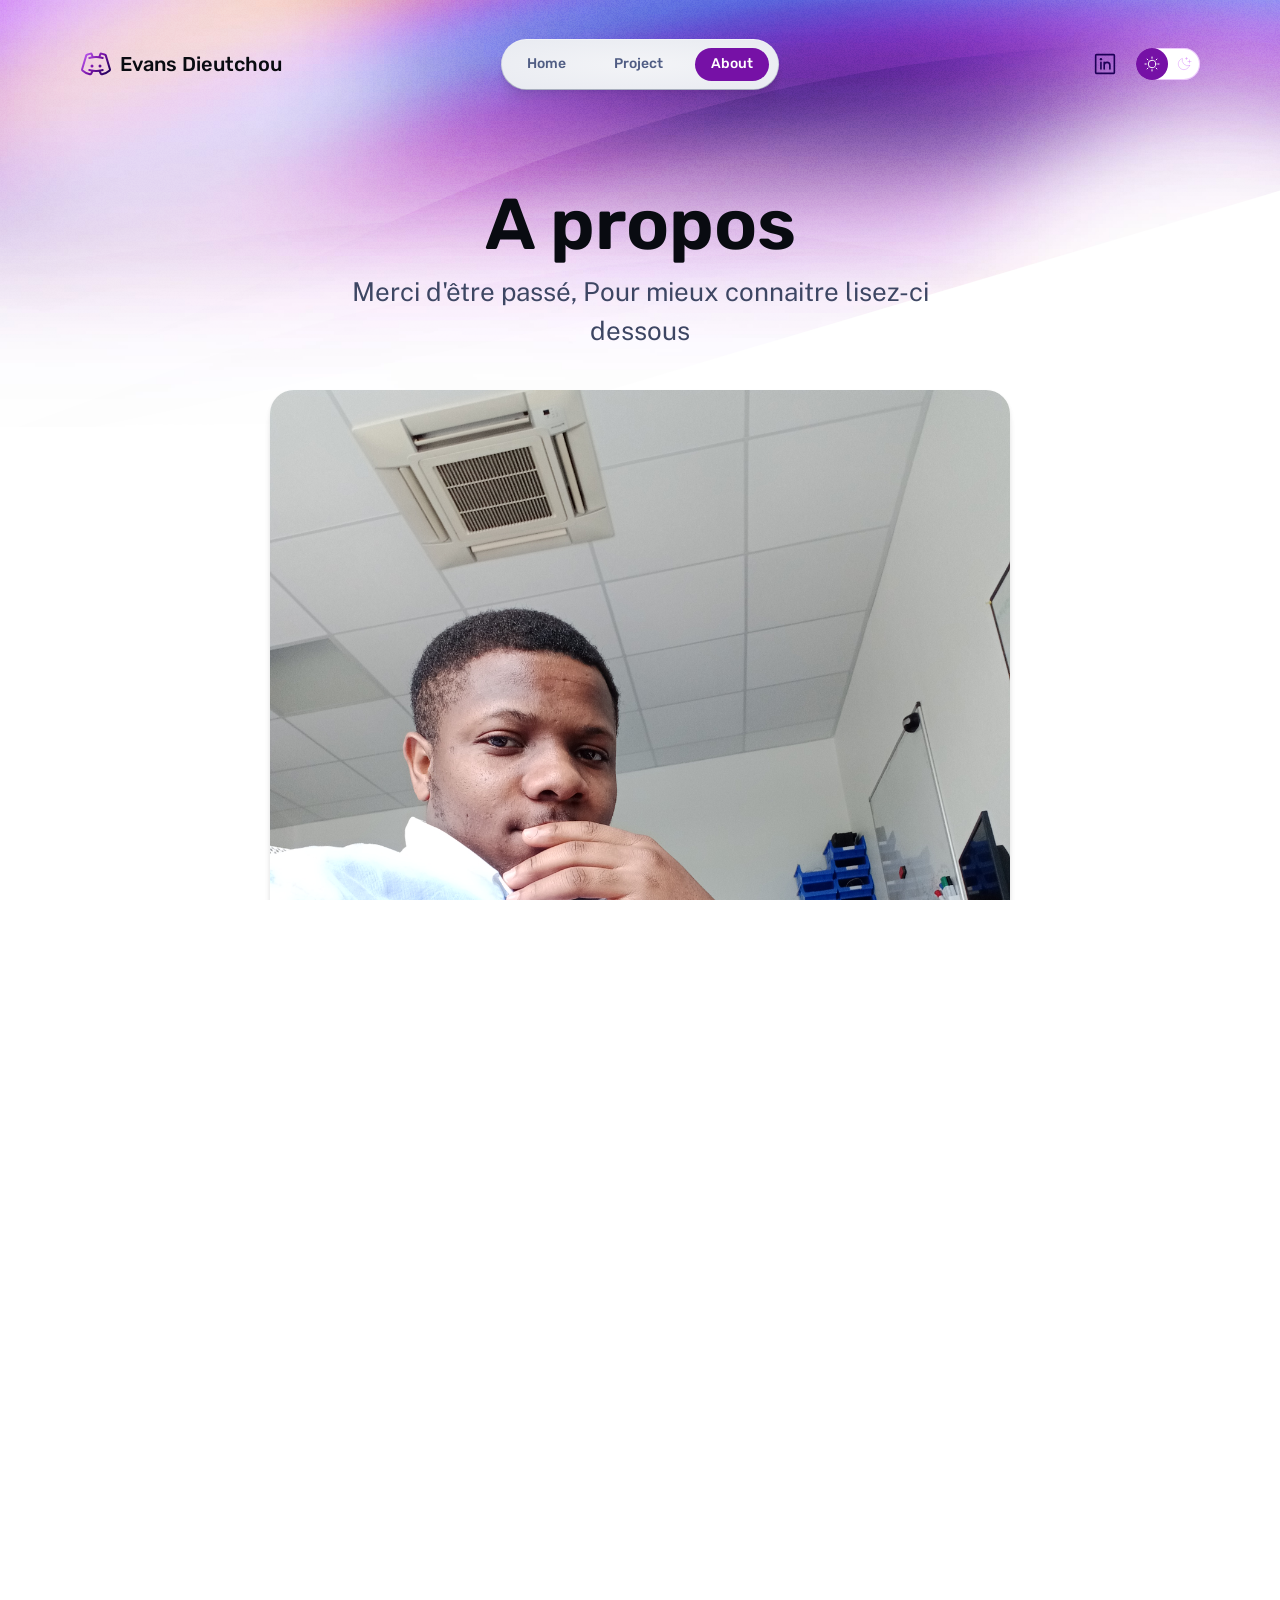
<file: about/index.html>
<!DOCTYPE html>
<html lang="en" class="astro-37FXCHFA">

<head>
	<meta charset="UTF-8">
	<meta name="description" property="og:description" content="The personal site of Jordan">
	<meta name="viewport" content="width=device-width">
	<meta name="generator" content="Astro v2.3.0">
	<title>A propos | Evans</title>

	<link rel="icon" type="image/svg+xml" href="../favicon.svg">
	<link rel="preconnect" href="https://fonts.googleapis.com">
	<link rel="preconnect" href="https://fonts.gstatic.com" crossorigin>
	<link
		href="https://fonts.googleapis.com/css2?family=Public+Sans:ital,wght@0,400;0,700;1,400&family=Rubik:wght@500;600&display=swap"
		rel="stylesheet">

	<script>
		// This code is inlined in the head to make dark mode instant & blocking.
		const getThemePreference = () => {
			if (typeof localStorage !== 'undefined' && localStorage.getItem('theme')) {
				return localStorage.getItem('theme');
			}
			return window.matchMedia('(prefers-color-scheme: dark)').matches ? 'dark' : 'light';
		};
		const isDark = getThemePreference() === 'dark';
		document.documentElement.classList[isDark ? 'add' : 'remove']('theme-dark');

		if (typeof localStorage !== 'undefined') {
			// Watch the document element and persist user preference when it changes.
			const observer = new MutationObserver(() => {
				const isDark = document.documentElement.classList.contains('theme-dark');
				localStorage.setItem('theme', isDark ? 'dark' : 'light');
			});
			observer.observe(document.documentElement, { attributes: true, attributeFilter: ['class'] });
		}
	</script>
	<link rel="stylesheet" href="../css/404.8e7ccd6e.css" />
	<link rel="stylesheet" href="../css/about.8c3abb9f.css" />
	<link rel="stylesheet" href="../css/about.d728e3a7.css" />
	<link rel="stylesheet" href="../css/about.93ec11f1.css" />
	<script type="module">addEventListener("load", () => document.documentElement.classList.add("loaded")); class i extends HTMLElement { constructor() { super(), this.appendChild(this.querySelector("template").content.cloneNode(!0)); const e = this.querySelector("button"), t = document.getElementById("menu-content"); t.hidden = !0; const n = s => { e.setAttribute("aria-expanded", s ? "true" : "false"), t.hidden = !s }; e.addEventListener("click", () => n(t.hidden)); const d = s => { n(s.matches), e.hidden = s.matches }, c = window.matchMedia("(min-width: 50em)"); d(c), c.addEventListener("change", d) } } customElements.define("menu-button", i); class r extends HTMLElement { constructor() { super(); const e = this.querySelector("button"), t = n => { document.documentElement.classList[n ? "add" : "remove"]("theme-dark"), e.setAttribute("aria-pressed", String(n)) }; e.addEventListener("click", () => t(!this.isDark())), t(this.isDark()) } isDark() { return document.documentElement.classList.contains("theme-dark") } } customElements.define("theme-toggle", r);
	</script>
</head>

<body class="astro-37FXCHFA">
	<div class="stack backgrounds astro-37FXCHFA">
		<nav class="astro-DMQPWCEC">
			<div class="menu-header astro-DMQPWCEC">
				<a href="../index.html" class="site-title astro-DMQPWCEC">
					<svg xmlns="http://www.w3.org/2000/svg" width="40" height="40" viewBox="0 0 256 256"
						aria-hidden="true" stroke="url(#icon-gradient-10c3b6cw)" fill="url(#icon-gradient-10c3b6cw)"
						style="--size:1.6em" class="astro-PATNJMLL">
						<g class="astro-PATNJMLL">
							<circle stroke="none" cx="96" cy="144" r="12" />
							<circle stroke="none" cx="160" cy="144" r="12" />
							<path fill="none" stroke-linecap="round" stroke-linejoin="round" stroke-width="16"
								d="M74 80a175 175 0 0 1 54-8 175 175 0 0 1 54 8m0 96a175 175 0 0 1-54 8 175 175 0 0 1-54-8" />
							<path fill="none" stroke-linecap="round" stroke-linejoin="round" stroke-width="16"
								d="m155 182 12 24a8 8 0 0 0 9 4c25-6 46-16 61-30a8 8 0 0 0 3-8L206 59a8 8 0 0 0-5-5 176 176 0 0 0-30-9 8 8 0 0 0-9 5l-8 24m-53 108-12 24a8 8 0 0 1-9 4c-25-6-46-16-61-30a8 8 0 0 1-3-8L50 59a8 8 0 0 1 5-5 176 176 0 0 1 30-9 8 8 0 0 1 9 5l8 24" />
						</g>
						<linearGradient id="icon-gradient-10c3b6cw" x1="23" x2="235" y1="43" y2="202"
							gradientUnits="userSpaceOnUse" class="astro-PATNJMLL">
							<stop stop-color="var(--gradient-stop-1)" class="astro-PATNJMLL"></stop>
							<stop offset=".5" stop-color="var(--gradient-stop-2)" class="astro-PATNJMLL"></stop>
							<stop offset="1" stop-color="var(--gradient-stop-3)" class="astro-PATNJMLL"></stop>
						</linearGradient>
					</svg>
					Evans Dieutchou
				</a>
				<menu-button class="astro-DMQPWCEC">
					<template class="astro-DMQPWCEC">
						<button class="menu-button astro-DMQPWCEC" aria-expanded="false">
							<span class="sr-only astro-DMQPWCEC">Menu</span>
							<svg xmlns="http://www.w3.org/2000/svg" width="40" height="40" viewBox="0 0 256 256"
								aria-hidden="true" stroke="currentcolor" fill="currentcolor" class="astro-PATNJMLL">
								<g class="astro-PATNJMLL">
									<path stroke-linecap="round" stroke-linejoin="round" stroke-width="16"
										d="M40 128h176M40 64h176M40 192h176" />
								</g>

							</svg>
						</button>
					</template>
				</menu-button>
			</div>
			<div id="menu-content" class="astro-DMQPWCEC">
				<ul class="nav-items astro-DMQPWCEC">
					<li class="astro-DMQPWCEC">
						<a class="link astro-DMQPWCEC" href="../index.html">
							Home
						</a>
					</li>
					<li class="astro-DMQPWCEC">
						<a aria-current="true" class="link astro-DMQPWCEC" href="../work/index.html">
							Project
						</a>
					</li>
					<li class="astro-DMQPWCEC">
						<a class="link active astro-DMQPWCEC" href="../about/index.html">
							About
						</a>
					</li>
				</ul>
				<div class="menu-footer astro-DMQPWCEC">
					<div class="socials astro-DMQPWCEC">
						<a href="https://www.linkedin.com/public-profile/settings" class="social astro-DMQPWCEC">
							<span class="sr-only astro-DMQPWCEC">Twitter</span>
							<svg xmlns="http://www.w3.org/2000/svg" width="40" height="40" viewBox="0 0 256 256"
								aria-hidden="true" stroke="currentcolor" fill="currentcolor" class="astro-PATNJMLL">
								<g class="astro-PATNJMLL">
									<rect width="184" height="184" x="36" y="36" fill="none" stroke-linecap="round"
										stroke-linejoin="round" stroke-width="16" rx="8" />
									<path fill="none" stroke-linecap="round" stroke-linejoin="round" stroke-width="16"
										d="M120 112v64m-32-64v64m32-36a28 28 0 0 1 56 0v36" />
									<circle stroke="none" cx="88" cy="80" r="12" />
								</g>

							</svg>
						</a>
					</div>

					<div class="theme-toggle astro-DMQPWCEC">
						<theme-toggle class="astro-X3PJSKD3">
							<button class="astro-X3PJSKD3">
								<span class="sr-only astro-X3PJSKD3">Dark theme</span>
								<span class="icon light astro-X3PJSKD3"><svg xmlns="http://www.w3.org/2000/svg"
										width="40" height="40" viewBox="0 0 256 256" aria-hidden="true"
										stroke="currentcolor" fill="currentcolor" class="astro-PATNJMLL">
										<g class="astro-PATNJMLL">
											<circle cx="128" cy="128" r="60" fill="none" stroke-linecap="round"
												stroke-linejoin="round" stroke-width="16" />
											<path fill="none" stroke-linecap="round" stroke-linejoin="round"
												stroke-width="16"
												d="M128 36V16M63 63 49 49m-13 79H16m47 65-14 14m79 13v20m65-47 14 14m13-79h20m-47-65 14-14" />
										</g>

									</svg></span>
								<span class="icon dark astro-X3PJSKD3"><svg xmlns="http://www.w3.org/2000/svg"
										width="40" height="40" viewBox="0 0 256 256" aria-hidden="true"
										stroke="currentcolor" fill="currentcolor" class="astro-PATNJMLL">
										<g class="astro-PATNJMLL">
											<path fill="none" stroke-linecap="round" stroke-linejoin="round"
												stroke-width="16"
												d="M216 112V64m24 24h-48m-24-64v32m16-16h-32m65 113A92 92 0 0 1 103 39h0a92 92 0 1 0 114 114Z" />
										</g>

									</svg></span>
							</button>
						</theme-toggle>
					</div>
				</div>
			</div>
		</nav>

		<div class="stack gap-20 astro-KH7BTL4R">
			<main class="wrapper about astro-KH7BTL4R">
				<header class="hero stack gap-4 center astro-BBE6DXRZ">
					<div class="stack gap-2 astro-BBE6DXRZ">
						<h1 class="title astro-BBE6DXRZ">A propos</h1>
						<p class="tagline astro-BBE6DXRZ">Merci d&#39;être passé, Pour mieux connaitre lisez-ci dessous
						</p>
					</div>

					<img width="1053" height="773" src="../images/portrait_V.jpg" class="astro-KH7BTL4R">

				</header>

				<section class="astro-KH7BTL4R">
					<h2 class="section-title astro-KH7BTL4R">Résumé</h2>
					<div class="content astro-KH7BTL4R">
						<p class="astro-KH7BTL4R">
							Actuellement Etudiant  en ingénierie
							informatique Bac+4, Passionnée par l'innovation et la
							technologie, j'aime les défis et je recherche une
							entreprise dans laquelle je pourrai relever des
							challenges au quotidien.
						</p>
						<p class="astro-KH7BTL4R">
							Je suis a la recherche d'une alternance en developpement FullStack
							pour le compte de ma première année de master en ingénierie, pour un durée de 1 an
							a partir de septembre 2024.
						</p>
						<p class="astro-KH7BTL4R">
							 j'ai accumulé pas mal d'experience dans la réalistion de mes projets personnels
							et de mes stages effectués en developpement au cours de ces dernières années. Je suis une personne rigoureuse curieuse possedant
							 une bonne gestion du stress, une adaptation assez rapide, je pense donc pouvoir etre une Canditate
							idéale pour toute structure avec laquelle j'aurai a travailler.
						</p>
						<p class="astro-KH7BTL4R">
							Je suis mobile partout en France, et disponible pour tout entretient visant le poste.
						</p>
					</div>
				</section>
				<section class="astro-KH7BTL4R">
					<h2 class="section-title astro-KH7BTL4R">Education</h2>
					<div class="content astro-KH7BTL4R">
						<p class="astro-KH7BTL4R">Je suis en cursus d'ingenieur au sein du groupe 3IL a Limoges, en
							France.
						</p>
					</div>
				</section>
				<section class="astro-KH7BTL4R">
					<h2 class="section-title astro-KH7BTL4R">Compétences</h2>
					<div class="content astro-KH7BTL4R">
						<p class="astro-KH7BTL4R">
							Développement java, developpement web, administration et gestion des réseaux et systèmes,
							administration et gestion des données (Base de données), Maitrise de plusieurs languages
							de programmation tels : Php, javaScript, Python , C, Html, Css ,Java .
							<br class="astro-KH7BTL4R">Maitrise de framWorks tels : Angular , React , Spring
							javaFX, JFOX
						</p>
						<p class="astro-KH7BTL4R">
							Gestion de projets : SCRUM Master, plannification de projets avec MS project.
							<br class="astro-KH7BTL4R">Developpement en agile (devOps) : maitrise de base de l'outil
							Git
						</p>
						<p class="astro-KH7BTL4R">
							Implémentations des réseaux TCP/IP, maitrise des protocoles de routage, administration des
							systemes
							Windows, Linux, maitrise des outils de virtualisation.
						</p>
					</div>
				</section>
			</main>

			<aside class="astro-RCDZUQ3A">
				<h2 class="astro-RCDZUQ3A">Intéressé par mon profil ?</h2>
				<a href="mailto:evansdieutchou@gmail.com" class="astro-BALV45LP">
					envoyer un message
					<svg xmlns="http://www.w3.org/2000/svg" width="40" height="40" viewBox="0 0 256 256"
						aria-hidden="true" stroke="currentcolor" fill="currentcolor" style="--size:1.2em"
						class="astro-PATNJMLL">
						<g class="astro-PATNJMLL">
							<path fill="none" stroke-linecap="round" stroke-linejoin="round" stroke-width="16"
								d="M210.3 35.9 23.9 88.4a8 8 0 0 0-1.2 15l85.6 40.5a7.8 7.8 0 0 1 3.8 3.8l40.5 85.6a8 8 0 0 0 15-1.2l52.5-186.4a7.9 7.9 0 0 0-9.8-9.8Zm-99.4 109.2 45.2-45.2" />
						</g>

					</svg>
				</a>

			</aside>
		</div>

		<footer class="astro-SZ7XMLTE">
			<div class="group astro-SZ7XMLTE">
				<p class="astro-SZ7XMLTE">
					Designed & Developed in France with <a href="https://astro.build/" class="astro-SZ7XMLTE">Astro</a>
					<svg xmlns="http://www.w3.org/2000/svg" width="40" height="40" viewBox="0 0 256 256"
						aria-hidden="true" stroke="currentcolor" fill="currentcolor" style="--size:1.2em"
						class="astro-PATNJMLL">
						<g class="astro-PATNJMLL">
							<path fill="none" stroke-linecap="round" stroke-linejoin="round" stroke-width="16"
								d="M94.1 184.6c-11.4 33.9-56.6 33.9-56.6 33.9s0-45.2 33.9-56.6m124.5-56.5L128 173.3 82.7 128l67.9-67.9C176.3 34.4 202 34.7 213 36.3a7.8 7.8 0 0 1 6.7 6.7c1.6 11 1.9 36.7-23.8 62.4Z" />
							<path fill="none" stroke-linecap="round" stroke-linejoin="round" stroke-width="16"
								d="M184.6 116.7v64.6a8 8 0 0 1-2.4 5.6l-32.3 32.4a8 8 0 0 1-13.5-4.1l-8.4-41.9m11.3-101.9H74.7a8 8 0 0 0-5.6 2.4l-32.4 32.3a8 8 0 0 0 4.1 13.5l41.9 8.4" />
						</g>

					</svg>
				</p>
				<p class="astro-SZ7XMLTE">&copy; 2024 Evans DIEUTCHOU</p>
			</div>
			<p class="socials astro-SZ7XMLTE">
				<a href="https://www.linkedin.com/public-profile/settings" class="astro-SZ7XMLTE"> Linkedin</a>
				
			</p>
		</footer>
	</div>




</body>

</html>
</file>
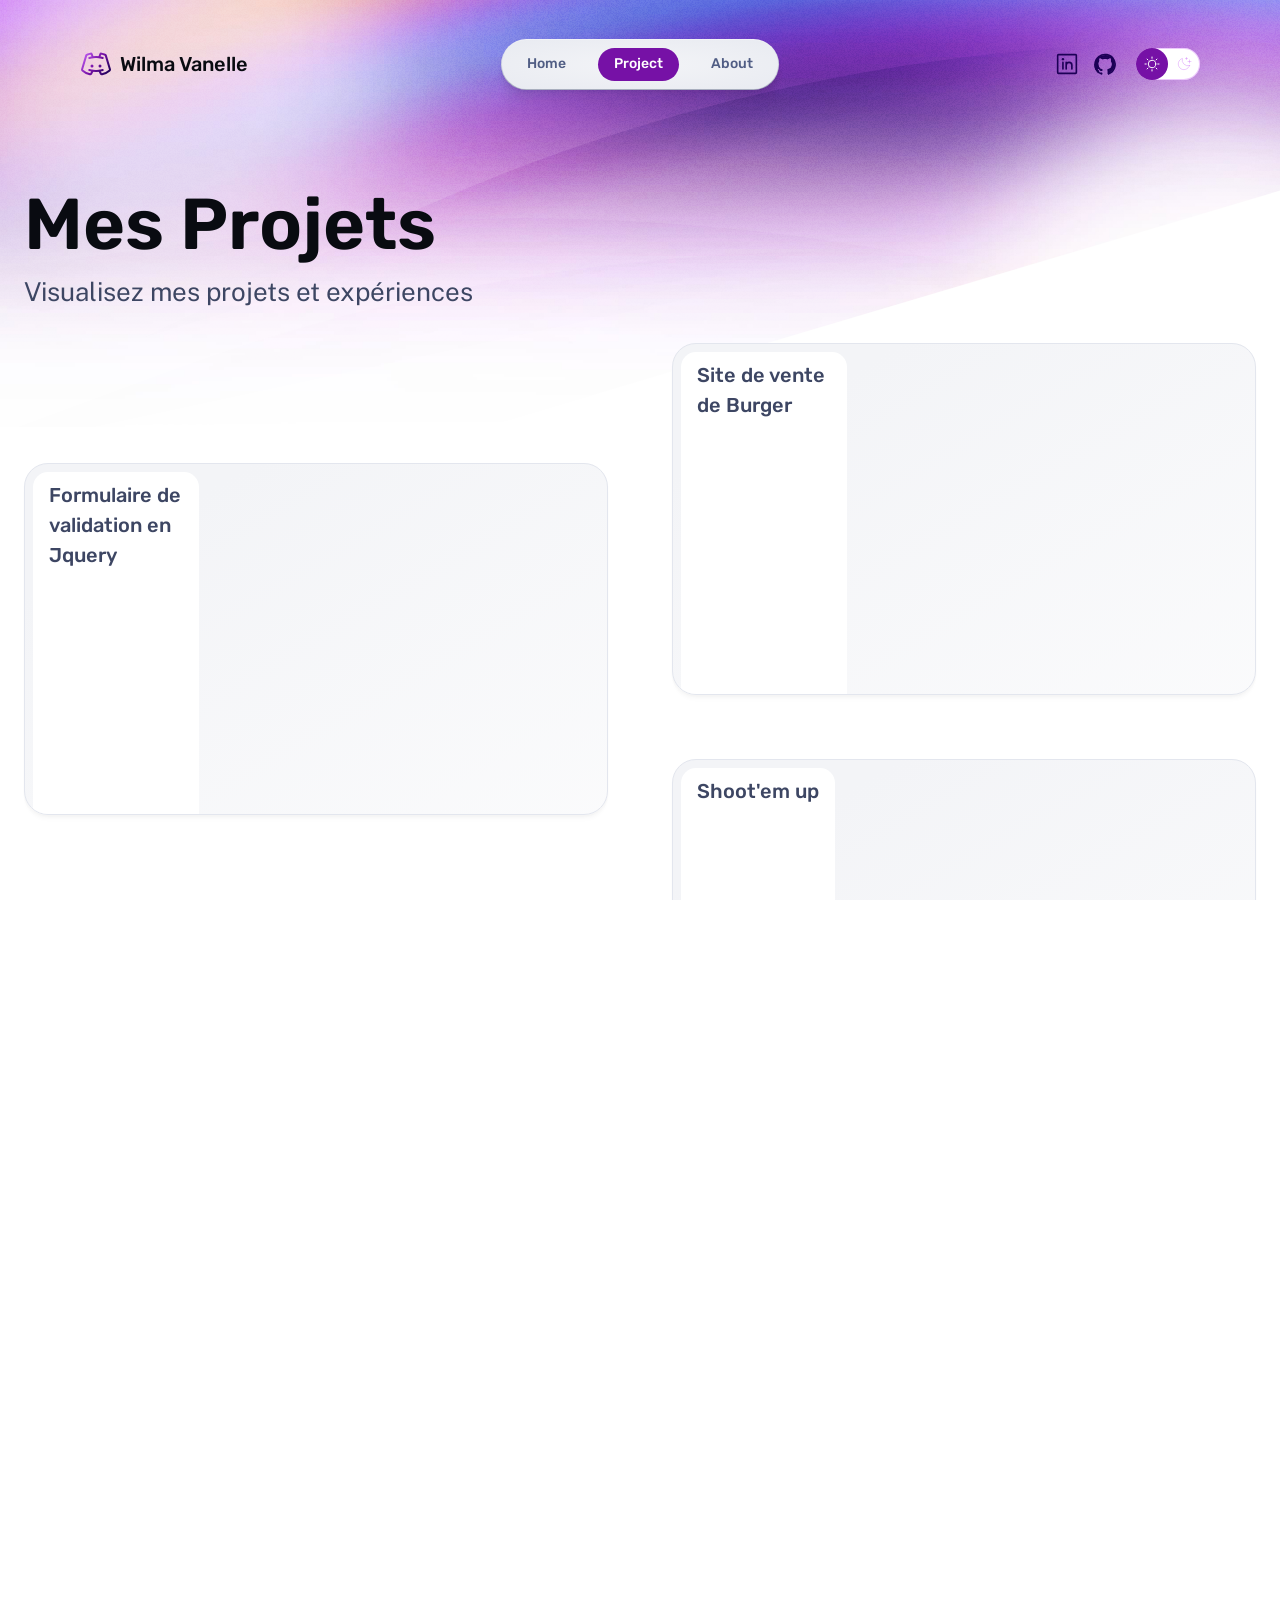
<file: work/index.html>
<!DOCTYPE html>
<html lang="en" class="astro-37FXCHFA">

<head>
	<meta charset="UTF-8">
	<meta name="description" property="og:description" content="Connaitre au mieu mes projets">
	<meta name="viewport" content="width=device-width">
	<meta name="generator" content="Astro v2.3.0">
	<title>Mes projets | Evans</title>

	<link rel="icon" type="image/svg+xml" href="../favicon.svg">
	<link rel="preconnect" href="https://fonts.googleapis.com">
	<link rel="preconnect" href="https://fonts.gstatic.com" crossorigin>
	<link
		href="https://fonts.googleapis.com/css2?family=Public+Sans:ital,wght@0,400;0,700;1,400&family=Rubik:wght@500;600&display=swap"
		rel="stylesheet">

	<script>
		// This code is inlined in the head to make dark mode instant & blocking.
		const getThemePreference = () => {
			if (typeof localStorage !== 'undefined' && localStorage.getItem('theme')) {
				return localStorage.getItem('theme');
			}
			return window.matchMedia('(prefers-color-scheme: dark)').matches ? 'dark' : 'light';
		};
		const isDark = getThemePreference() === 'dark';
		document.documentElement.classList[isDark ? 'add' : 'remove']('theme-dark');

		if (typeof localStorage !== 'undefined') {
			// Watch the document element and persist user preference when it changes.
			const observer = new MutationObserver(() => {
				const isDark = document.documentElement.classList.contains('theme-dark');
				localStorage.setItem('theme', isDark ? 'dark' : 'light');
			});
			observer.observe(document.documentElement, { attributes: true, attributeFilter: ['class'] });
		}
	</script>
	<link rel="stylesheet" href="../css/404.8e7ccd6e.css" />
	<link rel="stylesheet" href="../css/about.8c3abb9f.css" />
	<link rel="stylesheet" href="../css/index.95ab5b83.css" />
	<link rel="stylesheet" href="../css/about.93ec11f1.css" />
	<script type="module">addEventListener("load", () => document.documentElement.classList.add("loaded")); class i extends HTMLElement { constructor() { super(), this.appendChild(this.querySelector("template").content.cloneNode(!0)); const e = this.querySelector("button"), t = document.getElementById("menu-content"); t.hidden = !0; const n = s => { e.setAttribute("aria-expanded", s ? "true" : "false"), t.hidden = !s }; e.addEventListener("click", () => n(t.hidden)); const d = s => { n(s.matches), e.hidden = s.matches }, c = window.matchMedia("(min-width: 50em)"); d(c), c.addEventListener("change", d) } } customElements.define("menu-button", i); class r extends HTMLElement { constructor() { super(); const e = this.querySelector("button"), t = n => { document.documentElement.classList[n ? "add" : "remove"]("theme-dark"), e.setAttribute("aria-pressed", String(n)) }; e.addEventListener("click", () => t(!this.isDark())), t(this.isDark()) } isDark() { return document.documentElement.classList.contains("theme-dark") } } customElements.define("theme-toggle", r);
	</script>
</head>

<body class="astro-37FXCHFA">
	<div class="stack backgrounds astro-37FXCHFA">
		<nav class="astro-DMQPWCEC">
			<div class="menu-header astro-DMQPWCEC">
				<a href="../index.html" class="site-title astro-DMQPWCEC">
					<svg xmlns="http://www.w3.org/2000/svg" width="40" height="40" viewBox="0 0 256 256"
						aria-hidden="true" stroke="url(#icon-gradient-10c3b6cw)" fill="url(#icon-gradient-10c3b6cw)"
						style="--size:1.6em" class="astro-PATNJMLL">
						<g class="astro-PATNJMLL">
							<circle stroke="none" cx="96" cy="144" r="12" />
							<circle stroke="none" cx="160" cy="144" r="12" />
							<path fill="none" stroke-linecap="round" stroke-linejoin="round" stroke-width="16"
								d="M74 80a175 175 0 0 1 54-8 175 175 0 0 1 54 8m0 96a175 175 0 0 1-54 8 175 175 0 0 1-54-8" />
							<path fill="none" stroke-linecap="round" stroke-linejoin="round" stroke-width="16"
								d="m155 182 12 24a8 8 0 0 0 9 4c25-6 46-16 61-30a8 8 0 0 0 3-8L206 59a8 8 0 0 0-5-5 176 176 0 0 0-30-9 8 8 0 0 0-9 5l-8 24m-53 108-12 24a8 8 0 0 1-9 4c-25-6-46-16-61-30a8 8 0 0 1-3-8L50 59a8 8 0 0 1 5-5 176 176 0 0 1 30-9 8 8 0 0 1 9 5l8 24" />
						</g>
						<linearGradient id="icon-gradient-10c3b6cw" x1="23" x2="235" y1="43" y2="202"
							gradientUnits="userSpaceOnUse" class="astro-PATNJMLL">
							<stop stop-color="var(--gradient-stop-1)" class="astro-PATNJMLL"></stop>
							<stop offset=".5" stop-color="var(--gradient-stop-2)" class="astro-PATNJMLL"></stop>
							<stop offset="1" stop-color="var(--gradient-stop-3)" class="astro-PATNJMLL"></stop>
						</linearGradient>
					</svg>
					Wilma Vanelle
				</a>
				<menu-button class="astro-DMQPWCEC">
					<template class="astro-DMQPWCEC">
						<button class="menu-button astro-DMQPWCEC" aria-expanded="false">
							<span class="sr-only astro-DMQPWCEC">Menu</span>
							<svg xmlns="http://www.w3.org/2000/svg" width="40" height="40" viewBox="0 0 256 256"
								aria-hidden="true" stroke="currentcolor" fill="currentcolor" class="astro-PATNJMLL">
								<g class="astro-PATNJMLL">
									<path stroke-linecap="round" stroke-linejoin="round" stroke-width="16"
										d="M40 128h176M40 64h176M40 192h176" />
								</g>

							</svg>
						</button>
					</template>
				</menu-button>
			</div>
			<div id="menu-content" class="astro-DMQPWCEC">
				<ul class="nav-items astro-DMQPWCEC">
					<li class="astro-DMQPWCEC">
						<a class="link astro-DMQPWCEC" href="../index.html">
							Home
						</a>
					</li>
					<li class="astro-DMQPWCEC">
						<a aria-current="true" class="link active astro-DMQPWCEC" href="index.html">
							Project
						</a>
					</li>
					<li class="astro-DMQPWCEC">
						<a class="link astro-DMQPWCEC" href="../about/index.html">
							About
						</a>
					</li>
				</ul>
				<div class="menu-footer astro-DMQPWCEC">
					<div class="socials astro-DMQPWCEC">
						<a href="https://www.linkedin.com/public-profile/settings" class="social astro-DMQPWCEC">
							<span class="sr-only astro-DMQPWCEC">Twitter</span>
							<svg xmlns="http://www.w3.org/2000/svg" width="40" height="40" viewBox="0 0 256 256"
								aria-hidden="true" stroke="currentcolor" fill="currentcolor" class="astro-PATNJMLL">
								<g class="astro-PATNJMLL">
									<rect width="184" height="184" x="36" y="36" fill="none" stroke-linecap="round"
										stroke-linejoin="round" stroke-width="16" rx="8" />
									<path fill="none" stroke-linecap="round" stroke-linejoin="round" stroke-width="16"
										d="M120 112v64m-32-64v64m32-36a28 28 0 0 1 56 0v36" />
									<circle stroke="none" cx="88" cy="80" r="12" />
								</g>

							</svg>
						</svg>
						</a><a href="https://github.com/EvansDieutchou" class="social astro-DMQPWCEC">
							<span class="sr-only astro-DMQPWCEC">GitHub</span>
							<svg xmlns="http://www.w3.org/2000/svg" width="40" height="40" viewBox="0 0 256 256" aria-hidden="true" stroke="currentcolor" fill="currentcolor" class="astro-PATNJMLL">
	<g class="astro-PATNJMLL"><g stroke-linecap="round" stroke-linejoin="round"><path fill="none" stroke-width="14.7" d="M55.7 167.2c13.9 1 21.3 13.1 22.2 14.6 4.2 7.2 10.4 9.6 18.3 7.1l1.1-3.4a60.3 60.3 0 0 1-25.8-11.9c-12-10.1-18-25.6-18-46.3"/><path fill="none" stroke-width="16" d="M61.4 205.1a24.5 24.5 0 0 1-3-6.1c-3.2-7.9-7.1-10.6-7.8-11.1l-1-.6c-2.4-1.6-9.5-6.5-7.2-13.9 1.4-4.5 6-7.2 12.3-7.2h.8c4 .3 7.6 1.5 10.7 3.2-9.1-10.1-13.6-24.3-13.6-42.3 0-11.3 3.5-21.7 10.1-30.4A46.7 46.7 0 0 1 65 67.3a8.3 8.3 0 0 1 5-4.7c2.8-.9 13.3-2.7 33.2 9.9a105 105 0 0 1 50.5 0c19.9-12.6 30.4-10.8 33.2-9.9 2.3.7 4.1 2.4 5 4.7 5 12.7 4 23.2 2.6 29.4 6.7 8.7 10 18.9 10 30.4 0 42.6-25.8 54.7-43.6 58.7 1.4 4.1 2.2 8.8 2.2 13.7l-.1 23.4v2.3"/><path fill="none" stroke-width="16" d="M160.9 185.7c1.4 4.1 2.2 8.8 2.2 13.7l-.1 23.4v2.3A98.6 98.6 0 1 0 61.4 205c-1.4-2.1-11.3-17.5-11.8-17.8-2.4-1.6-9.5-6.5-7.2-13.9 1.4-4.5 6-7.2 12.3-7.2h.8c4 .3 7.6 1.5 10.7 3.2-9.1-10.1-13.6-24.3-13.6-42.3 0-11.3 3.5-21.7 10.1-30.4A46.4 46.4 0 0 1 65 67.3a8.3 8.3 0 0 1 5-4.7c2.8-.9 13.3-2.7 33.2 9.9a105 105 0 0 1 50.5 0c19.9-12.6 30.4-10.8 33.2-9.9 2.3.7 4.1 2.4 5 4.7 5 12.7 4 23.2 2.6 29.4 6.7 8.7 10 18.9 10 30.4.1 42.6-25.8 54.7-43.6 58.6z"/><path fill="none" stroke-width="18.7" d="m170.1 203.3 17.3-12 17.2-18.7 9.5-26.6v-27.9l-9.5-27.5" /><path fill="none" stroke-width="22.7" d="m92.1 57.3 23.3-4.6 18.7-1.4 29.3 5.4m-110 32.6-8 16-4 21.4.6 20.3 3.4 13" /><path fill="none" stroke-width="13.3" d="M28.8 133a100 100 0 0 0 66.9 94.4v-8.7c-22.4 1.8-33-11.5-35.6-19.8-3.4-8.6-7.8-11.4-8.5-11.8"/></g></g>
	
</svg>

						</a>
					</div>

					<div class="theme-toggle astro-DMQPWCEC">
						<theme-toggle class="astro-X3PJSKD3">
							<button class="astro-X3PJSKD3">
								<span class="sr-only astro-X3PJSKD3">Dark theme</span>
								<span class="icon light astro-X3PJSKD3"><svg xmlns="http://www.w3.org/2000/svg"
										width="40" height="40" viewBox="0 0 256 256" aria-hidden="true"
										stroke="currentcolor" fill="currentcolor" class="astro-PATNJMLL">
										<g class="astro-PATNJMLL">
											<circle cx="128" cy="128" r="60" fill="none" stroke-linecap="round"
												stroke-linejoin="round" stroke-width="16" />
											<path fill="none" stroke-linecap="round" stroke-linejoin="round"
												stroke-width="16"
												d="M128 36V16M63 63 49 49m-13 79H16m47 65-14 14m79 13v20m65-47 14 14m13-79h20m-47-65 14-14" />
										</g>

									</svg></span>
								<span class="icon dark astro-X3PJSKD3"><svg xmlns="http://www.w3.org/2000/svg"
										width="40" height="40" viewBox="0 0 256 256" aria-hidden="true"
										stroke="currentcolor" fill="currentcolor" class="astro-PATNJMLL">
										<g class="astro-PATNJMLL">
											<path fill="none" stroke-linecap="round" stroke-linejoin="round"
												stroke-width="16"
												d="M216 112V64m24 24h-48m-24-64v32m16-16h-32m65 113A92 92 0 0 1 103 39h0a92 92 0 1 0 114 114Z" />
										</g>

									</svg></span>
							</button>
						</theme-toggle>
					</div>
				</div>
			</div>
		</nav>

		<div class="stack gap-20">
			<main class="wrapper stack gap-8">
				<header class="hero stack gap-4 start astro-BBE6DXRZ">
					<div class="stack gap-2 astro-BBE6DXRZ">
						<h1 class="title astro-BBE6DXRZ">Mes Projets</h1>
						<p class="tagline astro-BBE6DXRZ">Visualisez mes projets et expériences</p>
					</div>

				</header>
				<ul class="grid offset astro-VC5TSDMU">
					<li>
						<a class="card astro-LGKM4U2A" href="nested/duvet-genius/index.html">
							<span class="title astro-LGKM4U2A">Formulaire de validation en Jquery</span>
							<!--< src={data.video} alt={data.img_alt || ''} loading="lazy" decoding="async" />-->
							<iframe width="400" height="400" src="https://www.youtube.com/embed/Gsjk49_E-OE"
								title="Snap-Faces | Angular" frameborder="0"
								allow="accelerometer; autoplay; clipboard-write; encrypted-media; gyroscope; picture-in-picture; web-share"
								allowfullscreen class="astro-LGKM4U2A"></iframe>
						</a>
					</li>
	
					<li>
						<a class="card astro-LGKM4U2A" href="bloom-box/index.html">
							<span class="title astro-LGKM4U2A">Site de vente de Burger</span>
							<!--< src={data.video} alt={data.img_alt || ''} loading="lazy" decoding="async" />-->
							<iframe width="400" height="400" src="https://youtu.be/LoeidYU3wXc"
								title="Site de commande" frameborder="0"
								allow="accelerometer; autoplay; clipboard-write; encrypted-media; gyroscope; picture-in-picture; web-share"
								allowfullscreen class="astro-LGKM4U2A"></iframe>
						</a>
					</li>

					<li>
						<a class="card astro-LGKM4U2A" href="Shoot/index.html">
							<span class="title astro-LGKM4U2A">Shoot'em up</span>
							<!--< src={data.video} alt={data.img_alt || ''} loading="lazy" decoding="async" />-->
							<iframe width="400" height="400" src="https://www.youtube.com/embed/jjroig0uTYc"
								title="Site de commande" frameborder="0"
								allow="accelerometer; autoplay; clipboard-write; encrypted-media; gyroscope; picture-in-picture; web-share"
								allowfullscreen class="astro-LGKM4U2A"></iframe>
						</a>
					</li>
					
				</ul>
				<div style="text-align: center;">
								Vous pourrez avoir accès au reste de
								Mes projets Sur <a href="https://github.com/EvansDieutchou" class="astro-SZ7XMLTE">mon
									espace
									GitHub</a> en cliquant le lien en haut
							</div>
				
			</main>
			<aside class="astro-RCDZUQ3A">
				<h2 class="astro-RCDZUQ3A">Intéressé par mon profil ?</h2>
				<a href="mailto:evansdieutchou@gmail.com" class="astro-BALV45LP">
					envoyer un message
					<svg xmlns="http://www.w3.org/2000/svg" width="40" height="40" viewBox="0 0 256 256"
						aria-hidden="true" stroke="currentcolor" fill="currentcolor" style="--size:1.2em"
						class="astro-PATNJMLL">
						<g class="astro-PATNJMLL">
							<path fill="none" stroke-linecap="round" stroke-linejoin="round" stroke-width="16"
								d="M210.3 35.9 23.9 88.4a8 8 0 0 0-1.2 15l85.6 40.5a7.8 7.8 0 0 1 3.8 3.8l40.5 85.6a8 8 0 0 0 15-1.2l52.5-186.4a7.9 7.9 0 0 0-9.8-9.8Zm-99.4 109.2 45.2-45.2" />
						</g>

					</svg>
				</a>

			</aside>
		</div>

		<footer class="astro-SZ7XMLTE">
			<div class="group astro-SZ7XMLTE">
				<p class="astro-SZ7XMLTE">
					Designed & Developed in France with <a href="https://astro.build/" class="astro-SZ7XMLTE">Astro</a>
					<svg xmlns="http://www.w3.org/2000/svg" width="40" height="40" viewBox="0 0 256 256"
						aria-hidden="true" stroke="currentcolor" fill="currentcolor" style="--size:1.2em"
						class="astro-PATNJMLL">
						<g class="astro-PATNJMLL">
							<path fill="none" stroke-linecap="round" stroke-linejoin="round" stroke-width="16"
								d="M94.1 184.6c-11.4 33.9-56.6 33.9-56.6 33.9s0-45.2 33.9-56.6m124.5-56.5L128 173.3 82.7 128l67.9-67.9C176.3 34.4 202 34.7 213 36.3a7.8 7.8 0 0 1 6.7 6.7c1.6 11 1.9 36.7-23.8 62.4Z" />
							<path fill="none" stroke-linecap="round" stroke-linejoin="round" stroke-width="16"
								d="M184.6 116.7v64.6a8 8 0 0 1-2.4 5.6l-32.3 32.4a8 8 0 0 1-13.5-4.1l-8.4-41.9m11.3-101.9H74.7a8 8 0 0 0-5.6 2.4l-32.4 32.3a8 8 0 0 0 4.1 13.5l41.9 8.4" />
						</g>

					</svg>
				</p>
				<p class="astro-SZ7XMLTE">&copy; 2024 Evans DIEUTCHOU</p>
			</div>
			<p class="socials astro-SZ7XMLTE">
				<a href="https://www.linkedin.com/public-profile/settings" class="astro-SZ7XMLTE"> Linkedin</a>
				
			</p>
		</footer>
	</div>




</body>

</html>
</file>
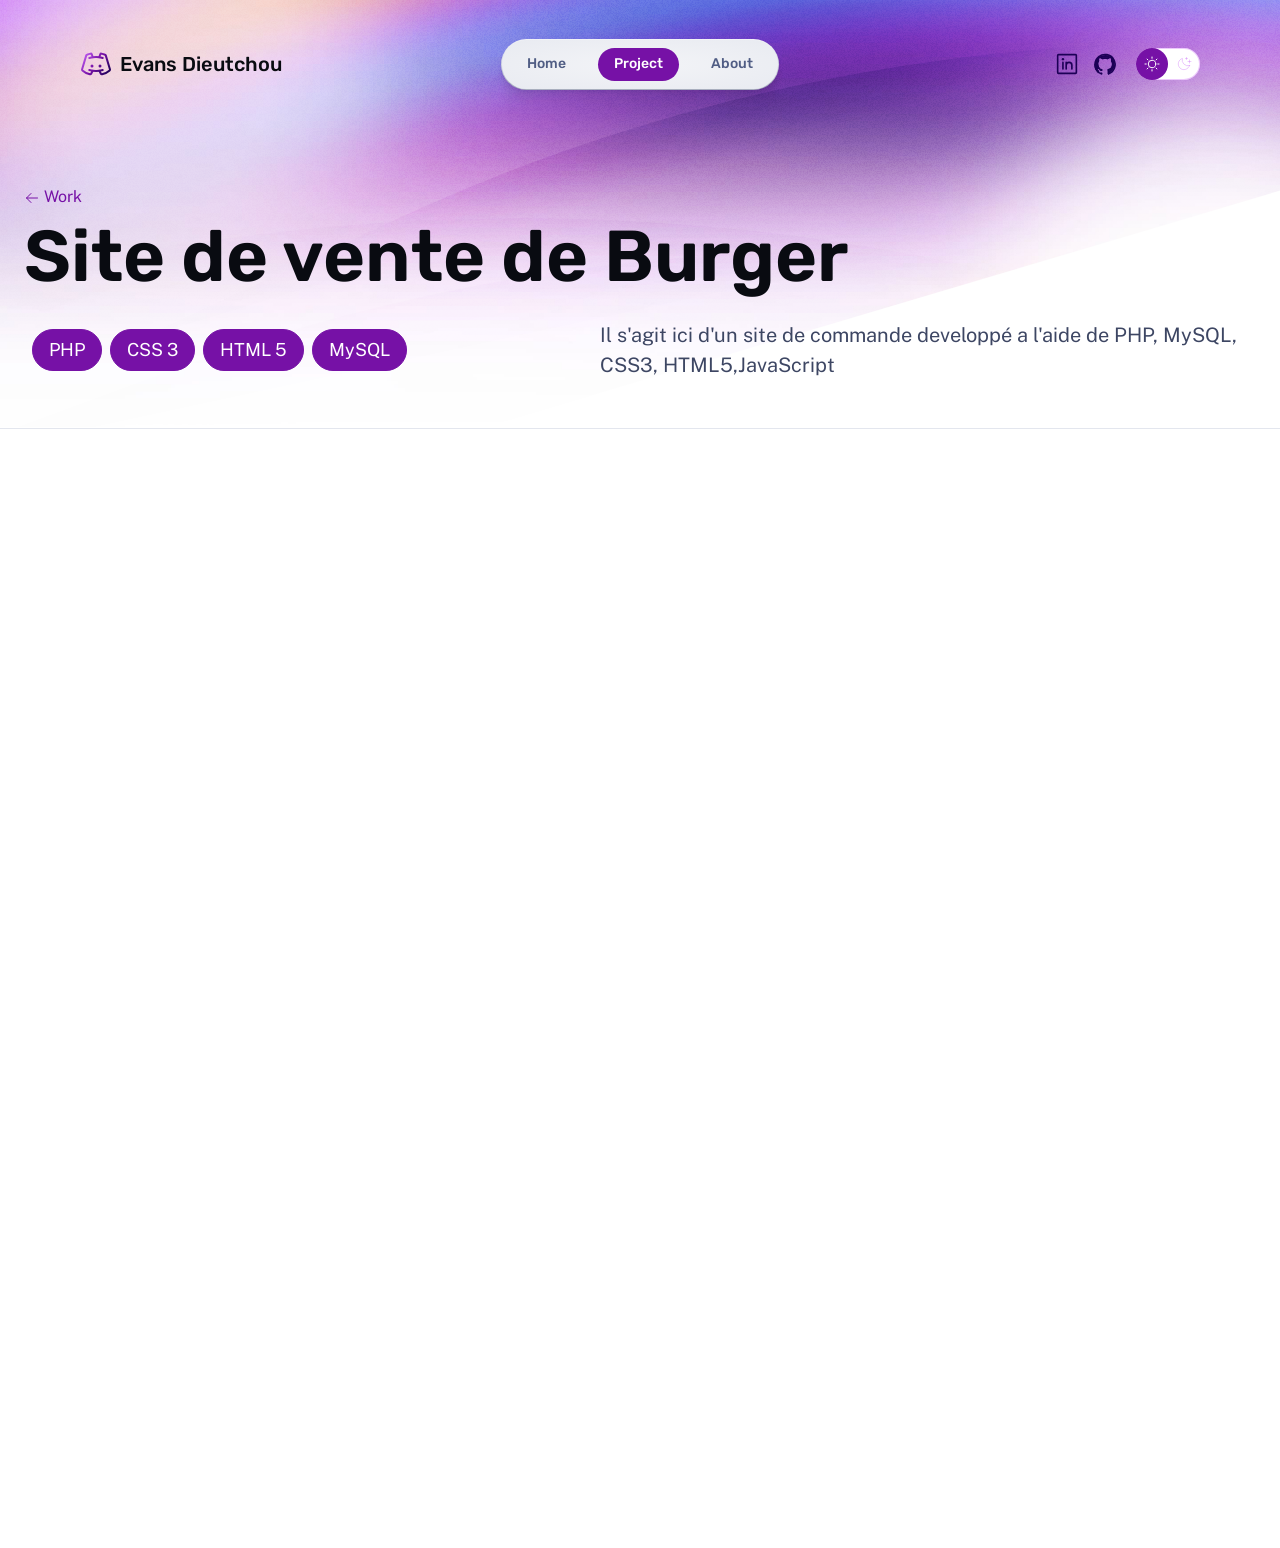
<file: work/bloom-box/index.html>
<!DOCTYPE html>
<html lang="en" class="astro-37FXCHFA">

<head>
	<meta charset="UTF-8">
	<meta name="description" property="og:description" content="Il s'agit ici d'un site de commande developpé a l'aide de PHP, MySQL, CSS3, HTML5
">
	<meta name="viewport" content="width=device-width">
	<meta name="generator" content="Astro v2.3.0">
	<title>Site de vente de Burger</title>

	<link rel="icon" type="image/svg+xml" href="../../favicon.svg">
	<link rel="preconnect" href="https://fonts.googleapis.com">
	<link rel="preconnect" href="https://fonts.gstatic.com" crossorigin>
	<link
		href="https://fonts.googleapis.com/css2?family=Public+Sans:ital,wght@0,400;0,700;1,400&family=Rubik:wght@500;600&display=swap"
		rel="stylesheet">

	<script>
		// This code is inlined in the head to make dark mode instant & blocking.
		const getThemePreference = () => {
			if (typeof localStorage !== 'undefined' && localStorage.getItem('theme')) {
				return localStorage.getItem('theme');
			}
			return window.matchMedia('(prefers-color-scheme: dark)').matches ? 'dark' : 'light';
		};
		const isDark = getThemePreference() === 'dark';
		document.documentElement.classList[isDark ? 'add' : 'remove']('theme-dark');

		if (typeof localStorage !== 'undefined') {
			// Watch the document element and persist user preference when it changes.
			const observer = new MutationObserver(() => {
				const isDark = document.documentElement.classList.contains('theme-dark');
				localStorage.setItem('theme', isDark ? 'dark' : 'light');
			});
			observer.observe(document.documentElement, { attributes: true, attributeFilter: ['class'] });
		}
	</script>
	<link rel="stylesheet" href="../../css/404.8e7ccd6e.css" />
	<link rel="stylesheet" href="../../css/about.8c3abb9f.css" />
	<link rel="stylesheet" href="../../css/about.93ec11f1.css" />
	<link rel="stylesheet" href="../../css/index.d2e14741.css" />
	<link rel="stylesheet" href="../../css/_...slug_.76fb6492.css" />
	<script type="module">addEventListener("load", () => document.documentElement.classList.add("loaded")); class i extends HTMLElement { constructor() { super(), this.appendChild(this.querySelector("template").content.cloneNode(!0)); const e = this.querySelector("button"), t = document.getElementById("menu-content"); t.hidden = !0; const n = s => { e.setAttribute("aria-expanded", s ? "true" : "false"), t.hidden = !s }; e.addEventListener("click", () => n(t.hidden)); const d = s => { n(s.matches), e.hidden = s.matches }, c = window.matchMedia("(min-width: 50em)"); d(c), c.addEventListener("change", d) } } customElements.define("menu-button", i); class r extends HTMLElement { constructor() { super(); const e = this.querySelector("button"), t = n => { document.documentElement.classList[n ? "add" : "remove"]("theme-dark"), e.setAttribute("aria-pressed", String(n)) }; e.addEventListener("click", () => t(!this.isDark())), t(this.isDark()) } isDark() { return document.documentElement.classList.contains("theme-dark") } } customElements.define("theme-toggle", r);
	</script>
</head>

<body class="astro-37FXCHFA">
	<div class="stack backgrounds astro-37FXCHFA">
		<nav class="astro-DMQPWCEC">
			<div class="menu-header astro-DMQPWCEC">
				<a href="../../index.html" class="site-title astro-DMQPWCEC">
					<svg xmlns="http://www.w3.org/2000/svg" width="40" height="40" viewBox="0 0 256 256"
						aria-hidden="true" stroke="url(#icon-gradient-10c3b6cw)" fill="url(#icon-gradient-10c3b6cw)"
						style="--size:1.6em" class="astro-PATNJMLL">
						<g class="astro-PATNJMLL">
							<circle stroke="none" cx="96" cy="144" r="12" />
							<circle stroke="none" cx="160" cy="144" r="12" />
							<path fill="none" stroke-linecap="round" stroke-linejoin="round" stroke-width="16"
								d="M74 80a175 175 0 0 1 54-8 175 175 0 0 1 54 8m0 96a175 175 0 0 1-54 8 175 175 0 0 1-54-8" />
							<path fill="none" stroke-linecap="round" stroke-linejoin="round" stroke-width="16"
								d="m155 182 12 24a8 8 0 0 0 9 4c25-6 46-16 61-30a8 8 0 0 0 3-8L206 59a8 8 0 0 0-5-5 176 176 0 0 0-30-9 8 8 0 0 0-9 5l-8 24m-53 108-12 24a8 8 0 0 1-9 4c-25-6-46-16-61-30a8 8 0 0 1-3-8L50 59a8 8 0 0 1 5-5 176 176 0 0 1 30-9 8 8 0 0 1 9 5l8 24" />
						</g>
						<linearGradient id="icon-gradient-10c3b6cw" x1="23" x2="235" y1="43" y2="202"
							gradientUnits="userSpaceOnUse" class="astro-PATNJMLL">
							<stop stop-color="var(--gradient-stop-1)" class="astro-PATNJMLL"></stop>
							<stop offset=".5" stop-color="var(--gradient-stop-2)" class="astro-PATNJMLL"></stop>
							<stop offset="1" stop-color="var(--gradient-stop-3)" class="astro-PATNJMLL"></stop>
						</linearGradient>
					</svg>
					Evans Dieutchou
				</a>
				<menu-button class="astro-DMQPWCEC">
					<template class="astro-DMQPWCEC">
						<button class="menu-button astro-DMQPWCEC" aria-expanded="false">
							<span class="sr-only astro-DMQPWCEC">Menu</span>
							<svg xmlns="http://www.w3.org/2000/svg" width="40" height="40" viewBox="0 0 256 256"
								aria-hidden="true" stroke="currentcolor" fill="currentcolor" class="astro-PATNJMLL">
								<g class="astro-PATNJMLL">
									<path stroke-linecap="round" stroke-linejoin="round" stroke-width="16"
										d="M40 128h176M40 64h176M40 192h176" />
								</g>

							</svg>
						</button>
					</template>
				</menu-button>
			</div>
			<div id="menu-content" class="astro-DMQPWCEC">
				<ul class="nav-items astro-DMQPWCEC">
					<li class="astro-DMQPWCEC">
						<a class="link astro-DMQPWCEC" href="../../index.html">
							Home
						</a>
					</li>
					<li class="astro-DMQPWCEC">
						<a aria-current="true" class="link active astro-DMQPWCEC" href="../index.html">
							Project
						</a>
					</li>
					<li class="astro-DMQPWCEC">
						<a class="link astro-DMQPWCEC" href="../../about/index.html">
							About
						</a>
					</li>
				</ul>
				<div class="menu-footer astro-DMQPWCEC">
					<div class="socials astro-DMQPWCEC">
						<a href="https://www.linkedin.com/public-profile/settings" class="social astro-DMQPWCEC">
							<span class="sr-only astro-DMQPWCEC">Twitter</span>
							<svg xmlns="http://www.w3.org/2000/svg" width="40" height="40" viewBox="0 0 256 256"
								aria-hidden="true" stroke="currentcolor" fill="currentcolor" class="astro-PATNJMLL">
								<g class="astro-PATNJMLL">
									<rect width="184" height="184" x="36" y="36" fill="none" stroke-linecap="round"
										stroke-linejoin="round" stroke-width="16" rx="8" />
									<path fill="none" stroke-linecap="round" stroke-linejoin="round" stroke-width="16"
										d="M120 112v64m-32-64v64m32-36a28 28 0 0 1 56 0v36" />
									<circle stroke="none" cx="88" cy="80" r="12" />
								</g>

							</svg>
						</svg>
						</a><a href="https://github.com/EvansDieutchou" class="social astro-DMQPWCEC">
							<span class="sr-only astro-DMQPWCEC">GitHub</span>
							<svg xmlns="http://www.w3.org/2000/svg" width="40" height="40" viewBox="0 0 256 256" aria-hidden="true" stroke="currentcolor" fill="currentcolor" class="astro-PATNJMLL">
	<g class="astro-PATNJMLL"><g stroke-linecap="round" stroke-linejoin="round"><path fill="none" stroke-width="14.7" d="M55.7 167.2c13.9 1 21.3 13.1 22.2 14.6 4.2 7.2 10.4 9.6 18.3 7.1l1.1-3.4a60.3 60.3 0 0 1-25.8-11.9c-12-10.1-18-25.6-18-46.3"/><path fill="none" stroke-width="16" d="M61.4 205.1a24.5 24.5 0 0 1-3-6.1c-3.2-7.9-7.1-10.6-7.8-11.1l-1-.6c-2.4-1.6-9.5-6.5-7.2-13.9 1.4-4.5 6-7.2 12.3-7.2h.8c4 .3 7.6 1.5 10.7 3.2-9.1-10.1-13.6-24.3-13.6-42.3 0-11.3 3.5-21.7 10.1-30.4A46.7 46.7 0 0 1 65 67.3a8.3 8.3 0 0 1 5-4.7c2.8-.9 13.3-2.7 33.2 9.9a105 105 0 0 1 50.5 0c19.9-12.6 30.4-10.8 33.2-9.9 2.3.7 4.1 2.4 5 4.7 5 12.7 4 23.2 2.6 29.4 6.7 8.7 10 18.9 10 30.4 0 42.6-25.8 54.7-43.6 58.7 1.4 4.1 2.2 8.8 2.2 13.7l-.1 23.4v2.3"/><path fill="none" stroke-width="16" d="M160.9 185.7c1.4 4.1 2.2 8.8 2.2 13.7l-.1 23.4v2.3A98.6 98.6 0 1 0 61.4 205c-1.4-2.1-11.3-17.5-11.8-17.8-2.4-1.6-9.5-6.5-7.2-13.9 1.4-4.5 6-7.2 12.3-7.2h.8c4 .3 7.6 1.5 10.7 3.2-9.1-10.1-13.6-24.3-13.6-42.3 0-11.3 3.5-21.7 10.1-30.4A46.4 46.4 0 0 1 65 67.3a8.3 8.3 0 0 1 5-4.7c2.8-.9 13.3-2.7 33.2 9.9a105 105 0 0 1 50.5 0c19.9-12.6 30.4-10.8 33.2-9.9 2.3.7 4.1 2.4 5 4.7 5 12.7 4 23.2 2.6 29.4 6.7 8.7 10 18.9 10 30.4.1 42.6-25.8 54.7-43.6 58.6z"/><path fill="none" stroke-width="18.7" d="m170.1 203.3 17.3-12 17.2-18.7 9.5-26.6v-27.9l-9.5-27.5" /><path fill="none" stroke-width="22.7" d="m92.1 57.3 23.3-4.6 18.7-1.4 29.3 5.4m-110 32.6-8 16-4 21.4.6 20.3 3.4 13" /><path fill="none" stroke-width="13.3" d="M28.8 133a100 100 0 0 0 66.9 94.4v-8.7c-22.4 1.8-33-11.5-35.6-19.8-3.4-8.6-7.8-11.4-8.5-11.8"/></g></g>
	
</svg>

						</a>
					</div>

					<div class="theme-toggle astro-DMQPWCEC">
						<theme-toggle class="astro-X3PJSKD3">
							<button class="astro-X3PJSKD3">
								<span class="sr-only astro-X3PJSKD3">Dark theme</span>
								<span class="icon light astro-X3PJSKD3"><svg xmlns="http://www.w3.org/2000/svg"
										width="40" height="40" viewBox="0 0 256 256" aria-hidden="true"
										stroke="currentcolor" fill="currentcolor" class="astro-PATNJMLL">
										<g class="astro-PATNJMLL">
											<circle cx="128" cy="128" r="60" fill="none" stroke-linecap="round"
												stroke-linejoin="round" stroke-width="16" />
											<path fill="none" stroke-linecap="round" stroke-linejoin="round"
												stroke-width="16"
												d="M128 36V16M63 63 49 49m-13 79H16m47 65-14 14m79 13v20m65-47 14 14m13-79h20m-47-65 14-14" />
										</g>

									</svg></span>
								<span class="icon dark astro-X3PJSKD3"><svg xmlns="http://www.w3.org/2000/svg"
										width="40" height="40" viewBox="0 0 256 256" aria-hidden="true"
										stroke="currentcolor" fill="currentcolor" class="astro-PATNJMLL">
										<g class="astro-PATNJMLL">
											<path fill="none" stroke-linecap="round" stroke-linejoin="round"
												stroke-width="16"
												d="M216 112V64m24 24h-48m-24-64v32m16-16h-32m65 113A92 92 0 0 1 103 39h0a92 92 0 1 0 114 114Z" />
										</g>

									</svg></span>
							</button>
						</theme-toggle>
					</div>
				</div>
			</div>
		</nav>

		<div class="stack gap-20 astro-QWEKCIQP">
			<div class="stack gap-15 astro-QWEKCIQP">
				<header class="astro-QWEKCIQP">
					<div class="wrapper stack gap-2 astro-QWEKCIQP">
						<a class="back-link astro-QWEKCIQP" href="../index.html"><svg xmlns="http://www.w3.org/2000/svg"
								width="40" height="40" viewBox="0 0 256 256" aria-hidden="true" stroke="currentcolor"
								fill="currentcolor" class="astro-PATNJMLL">
								<g class="astro-PATNJMLL">
									<path fill="none" stroke-linecap="round" stroke-linejoin="round" stroke-width="16"
										d="M216 128H40m72-72-72 72 72 72" />
								</g>

							</svg> Work</a>
						<header class="hero stack gap-4 start astro-BBE6DXRZ">
							<div class="stack gap-2 astro-BBE6DXRZ">
								<h1 class="title astro-BBE6DXRZ">Site de vente de Burger</h1>

							</div>

							<div class="details astro-QWEKCIQP">
								<div class="tags astro-QWEKCIQP">
									<div class="pill astro-2QEYWK4B">PHP</div>
									<div class="pill astro-2QEYWK4B">CSS 3</div>
									<div class="pill astro-2QEYWK4B">HTML 5</div>
									<div class="pill astro-2QEYWK4B">MySQL</div>
								</div>
								<p class="description astro-QWEKCIQP">Il s&#39;agit ici d&#39;un site de commande
									developpé a l&#39;aide de PHP, MySQL, CSS3, HTML5,JavaScript
								</p>
							</div>

						</header>
					</div>
				</header>
				<main class="wrapper astro-QWEKCIQP">
					<div class="stack gap-10 content astro-QWEKCIQP">
						<iframe width="400" height="400" src="https://youtu.be/LoeidYU3wXc"
							title="Site de commande" frameborder="0"
							allow="accelerometer; autoplay; clipboard-write; encrypted-media; gyroscope; picture-in-picture; web-share"
							allowfullscreen class="astro-QWEKCIQP"></iframe>
						<div class="content astro-QWEKCIQP">
							<p>C’est un projet de developpemnet qui implemente les bases du front-end, plus precisement
								le design et la mise en place des pages web a l’aide du HTML5,
								CSS3 et bosststrap4. Il implemmente un site dynamique et responsive dont vous pourrez
								apprecier le code sur mon espace gitHub.
								Deuxièmement j’ai utilisé le MySQL et le PHP pour pouvoir gerer le back-end, donc la
								base de données et les différentes requetes pour avoir
								accés au données en fonction du type d’utilisateur qui se connecte.
								<br>
							
							</p>
						</div>
					</div>
					<div style="text-align: center;">
								Vous pourres avoir accès au reste de
								Mes projets Sur <a href="https://github.com/EvansDieutchou" class="astro-SZ7XMLTE">mon
									espace
									GitHub</a> en cliquant le lien en haut
							</div>
				</main>
			</div>
		</div>

		<aside class="astro-RCDZUQ3A">
			<h2 class="astro-RCDZUQ3A">Intéressé par mon profil ?</h2>
			<a href="mailto:evansdieutchou@gmail.com" class="astro-BALV45LP">
				envoyer un message
				<svg xmlns="http://www.w3.org/2000/svg" width="40" height="40" viewBox="0 0 256 256" aria-hidden="true"
					stroke="currentcolor" fill="currentcolor" style="--size:1.2em" class="astro-PATNJMLL">
					<g class="astro-PATNJMLL">
						<path fill="none" stroke-linecap="round" stroke-linejoin="round" stroke-width="16"
							d="M210.3 35.9 23.9 88.4a8 8 0 0 0-1.2 15l85.6 40.5a7.8 7.8 0 0 1 3.8 3.8l40.5 85.6a8 8 0 0 0 15-1.2l52.5-186.4a7.9 7.9 0 0 0-9.8-9.8Zm-99.4 109.2 45.2-45.2" />
					</g>

				</svg>
			</a>

		</aside>

		<footer class="astro-SZ7XMLTE">
			<div class="group astro-SZ7XMLTE">
				<p class="astro-SZ7XMLTE">
					Designed & Developed in France with <a href="https://astro.build/" class="astro-SZ7XMLTE">Astro</a>
					<svg xmlns="http://www.w3.org/2000/svg" width="40" height="40" viewBox="0 0 256 256"
						aria-hidden="true" stroke="currentcolor" fill="currentcolor" style="--size:1.2em"
						class="astro-PATNJMLL">
						<g class="astro-PATNJMLL">
							<path fill="none" stroke-linecap="round" stroke-linejoin="round" stroke-width="16"
								d="M94.1 184.6c-11.4 33.9-56.6 33.9-56.6 33.9s0-45.2 33.9-56.6m124.5-56.5L128 173.3 82.7 128l67.9-67.9C176.3 34.4 202 34.7 213 36.3a7.8 7.8 0 0 1 6.7 6.7c1.6 11 1.9 36.7-23.8 62.4Z" />
							<path fill="none" stroke-linecap="round" stroke-linejoin="round" stroke-width="16"
								d="M184.6 116.7v64.6a8 8 0 0 1-2.4 5.6l-32.3 32.4a8 8 0 0 1-13.5-4.1l-8.4-41.9m11.3-101.9H74.7a8 8 0 0 0-5.6 2.4l-32.4 32.3a8 8 0 0 0 4.1 13.5l41.9 8.4" />
						</g>

					</svg>
				</p>
				<p class="astro-SZ7XMLTE">&copy; 2024 Evans DIEUTCHOU</p>
			</div>
			<p class="socials astro-SZ7XMLTE">
				<a href="https://www.linkedin.com/public-profile/settings" class="astro-SZ7XMLTE"> Linkedin</a>

			</p>
		</footer>
	</div>




</body>

</html>
</file>
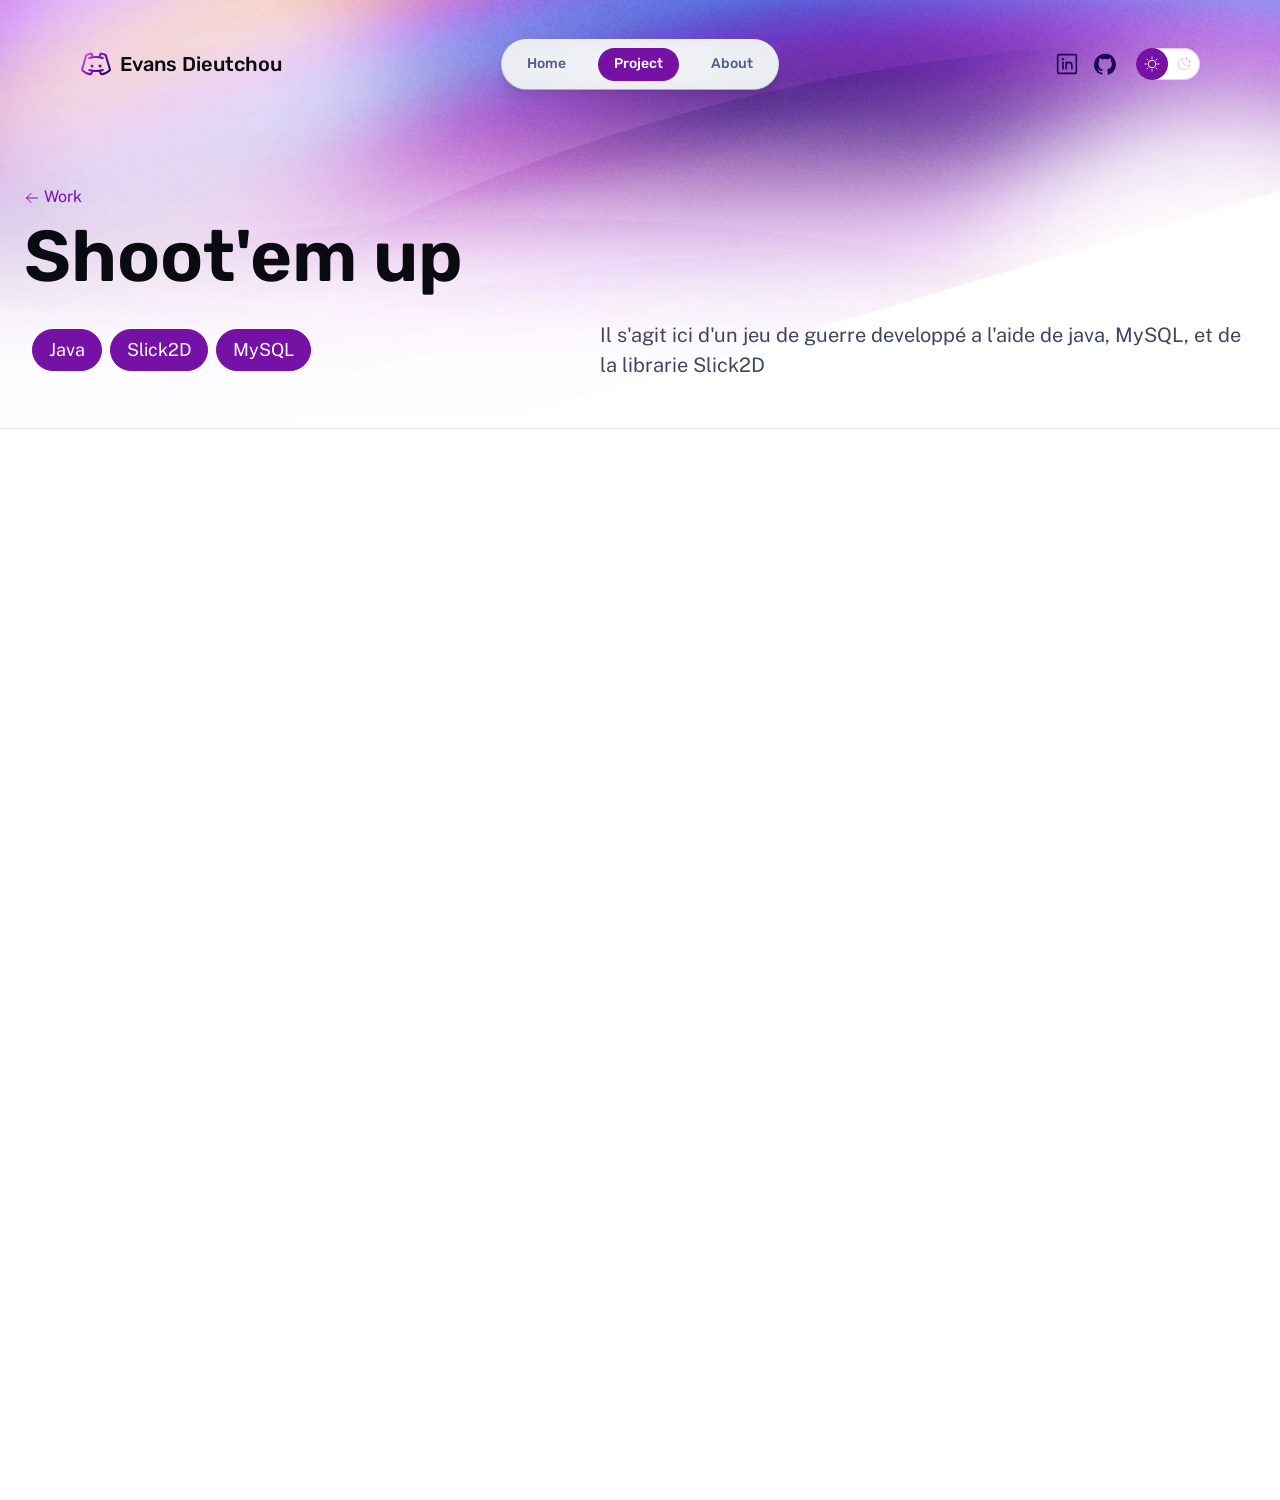
<file: work/Shoot/index.html>
<!DOCTYPE html>
<html lang="en" class="astro-37FXCHFA">

<head>
	<meta charset="UTF-8">
	<meta name="description" property="og:description" content="Il s'agit ici d'un site de commande developpé a l'aide de PHP, MySQL, CSS3, HTML5
">
	<meta name="viewport" content="width=device-width">
	<meta name="generator" content="Astro v2.3.0">
	<title>Site de vente de Burger</title>

	<link rel="icon" type="image/svg+xml" href="../../favicon.svg">
	<link rel="preconnect" href="https://fonts.googleapis.com">
	<link rel="preconnect" href="https://fonts.gstatic.com" crossorigin>
	<link
		href="https://fonts.googleapis.com/css2?family=Public+Sans:ital,wght@0,400;0,700;1,400&family=Rubik:wght@500;600&display=swap"
		rel="stylesheet">

	<script>
		// This code is inlined in the head to make dark mode instant & blocking.
		const getThemePreference = () => {
			if (typeof localStorage !== 'undefined' && localStorage.getItem('theme')) {
				return localStorage.getItem('theme');
			}
			return window.matchMedia('(prefers-color-scheme: dark)').matches ? 'dark' : 'light';
		};
		const isDark = getThemePreference() === 'dark';
		document.documentElement.classList[isDark ? 'add' : 'remove']('theme-dark');

		if (typeof localStorage !== 'undefined') {
			// Watch the document element and persist user preference when it changes.
			const observer = new MutationObserver(() => {
				const isDark = document.documentElement.classList.contains('theme-dark');
				localStorage.setItem('theme', isDark ? 'dark' : 'light');
			});
			observer.observe(document.documentElement, { attributes: true, attributeFilter: ['class'] });
		}
	</script>
	<link rel="stylesheet" href="../../css/404.8e7ccd6e.css" />
	<link rel="stylesheet" href="../../css/about.8c3abb9f.css" />
	<link rel="stylesheet" href="../../css/about.93ec11f1.css" />
	<link rel="stylesheet" href="../../css/index.d2e14741.css" />
	<link rel="stylesheet" href="../../css/_...slug_.76fb6492.css" />
	<script type="module">addEventListener("load", () => document.documentElement.classList.add("loaded")); class i extends HTMLElement { constructor() { super(), this.appendChild(this.querySelector("template").content.cloneNode(!0)); const e = this.querySelector("button"), t = document.getElementById("menu-content"); t.hidden = !0; const n = s => { e.setAttribute("aria-expanded", s ? "true" : "false"), t.hidden = !s }; e.addEventListener("click", () => n(t.hidden)); const d = s => { n(s.matches), e.hidden = s.matches }, c = window.matchMedia("(min-width: 50em)"); d(c), c.addEventListener("change", d) } } customElements.define("menu-button", i); class r extends HTMLElement { constructor() { super(); const e = this.querySelector("button"), t = n => { document.documentElement.classList[n ? "add" : "remove"]("theme-dark"), e.setAttribute("aria-pressed", String(n)) }; e.addEventListener("click", () => t(!this.isDark())), t(this.isDark()) } isDark() { return document.documentElement.classList.contains("theme-dark") } } customElements.define("theme-toggle", r);
	</script>
</head>

<body class="astro-37FXCHFA">
	<div class="stack backgrounds astro-37FXCHFA">
		<nav class="astro-DMQPWCEC">
			<div class="menu-header astro-DMQPWCEC">
				<a href="../../index.html" class="site-title astro-DMQPWCEC">
					<svg xmlns="http://www.w3.org/2000/svg" width="40" height="40" viewBox="0 0 256 256"
						aria-hidden="true" stroke="url(#icon-gradient-10c3b6cw)" fill="url(#icon-gradient-10c3b6cw)"
						style="--size:1.6em" class="astro-PATNJMLL">
						<g class="astro-PATNJMLL">
							<circle stroke="none" cx="96" cy="144" r="12" />
							<circle stroke="none" cx="160" cy="144" r="12" />
							<path fill="none" stroke-linecap="round" stroke-linejoin="round" stroke-width="16"
								d="M74 80a175 175 0 0 1 54-8 175 175 0 0 1 54 8m0 96a175 175 0 0 1-54 8 175 175 0 0 1-54-8" />
							<path fill="none" stroke-linecap="round" stroke-linejoin="round" stroke-width="16"
								d="m155 182 12 24a8 8 0 0 0 9 4c25-6 46-16 61-30a8 8 0 0 0 3-8L206 59a8 8 0 0 0-5-5 176 176 0 0 0-30-9 8 8 0 0 0-9 5l-8 24m-53 108-12 24a8 8 0 0 1-9 4c-25-6-46-16-61-30a8 8 0 0 1-3-8L50 59a8 8 0 0 1 5-5 176 176 0 0 1 30-9 8 8 0 0 1 9 5l8 24" />
						</g>
						<linearGradient id="icon-gradient-10c3b6cw" x1="23" x2="235" y1="43" y2="202"
							gradientUnits="userSpaceOnUse" class="astro-PATNJMLL">
							<stop stop-color="var(--gradient-stop-1)" class="astro-PATNJMLL"></stop>
							<stop offset=".5" stop-color="var(--gradient-stop-2)" class="astro-PATNJMLL"></stop>
							<stop offset="1" stop-color="var(--gradient-stop-3)" class="astro-PATNJMLL"></stop>
						</linearGradient>
					</svg>
					Evans Dieutchou
				</a>
				<menu-button class="astro-DMQPWCEC">
					<template class="astro-DMQPWCEC">
						<button class="menu-button astro-DMQPWCEC" aria-expanded="false">
							<span class="sr-only astro-DMQPWCEC">Menu</span>
							<svg xmlns="http://www.w3.org/2000/svg" width="40" height="40" viewBox="0 0 256 256"
								aria-hidden="true" stroke="currentcolor" fill="currentcolor" class="astro-PATNJMLL">
								<g class="astro-PATNJMLL">
									<path stroke-linecap="round" stroke-linejoin="round" stroke-width="16"
										d="M40 128h176M40 64h176M40 192h176" />
								</g>

							</svg>
						</button>
					</template>
				</menu-button>
			</div>
			<div id="menu-content" class="astro-DMQPWCEC">
				<ul class="nav-items astro-DMQPWCEC">
					<li class="astro-DMQPWCEC">
						<a class="link astro-DMQPWCEC" href="../../index.html">
							Home
						</a>
					</li>
					<li class="astro-DMQPWCEC">
						<a aria-current="true" class="link active astro-DMQPWCEC" href="../index.html">
							Project
						</a>
					</li>
					<li class="astro-DMQPWCEC">
						<a class="link astro-DMQPWCEC" href="../../about/index.html">
							About
						</a>
					</li>
				</ul>
				<div class="menu-footer astro-DMQPWCEC">
					<div class="socials astro-DMQPWCEC">
						<a href="https://www.linkedin.com/public-profile/settings" class="social astro-DMQPWCEC">
							<span class="sr-only astro-DMQPWCEC">Twitter</span>
							<svg xmlns="http://www.w3.org/2000/svg" width="40" height="40" viewBox="0 0 256 256"
								aria-hidden="true" stroke="currentcolor" fill="currentcolor" class="astro-PATNJMLL">
								<g class="astro-PATNJMLL">
									<rect width="184" height="184" x="36" y="36" fill="none" stroke-linecap="round"
										stroke-linejoin="round" stroke-width="16" rx="8" />
									<path fill="none" stroke-linecap="round" stroke-linejoin="round" stroke-width="16"
										d="M120 112v64m-32-64v64m32-36a28 28 0 0 1 56 0v36" />
									<circle stroke="none" cx="88" cy="80" r="12" />
								</g>

							</svg>
						</svg>
						</a><a href="https://github.com/EvansDieutchou" class="social astro-DMQPWCEC">
							<span class="sr-only astro-DMQPWCEC">GitHub</span>
							<svg xmlns="http://www.w3.org/2000/svg" width="40" height="40" viewBox="0 0 256 256" aria-hidden="true" stroke="currentcolor" fill="currentcolor" class="astro-PATNJMLL">
	<g class="astro-PATNJMLL"><g stroke-linecap="round" stroke-linejoin="round"><path fill="none" stroke-width="14.7" d="M55.7 167.2c13.9 1 21.3 13.1 22.2 14.6 4.2 7.2 10.4 9.6 18.3 7.1l1.1-3.4a60.3 60.3 0 0 1-25.8-11.9c-12-10.1-18-25.6-18-46.3"/><path fill="none" stroke-width="16" d="M61.4 205.1a24.5 24.5 0 0 1-3-6.1c-3.2-7.9-7.1-10.6-7.8-11.1l-1-.6c-2.4-1.6-9.5-6.5-7.2-13.9 1.4-4.5 6-7.2 12.3-7.2h.8c4 .3 7.6 1.5 10.7 3.2-9.1-10.1-13.6-24.3-13.6-42.3 0-11.3 3.5-21.7 10.1-30.4A46.7 46.7 0 0 1 65 67.3a8.3 8.3 0 0 1 5-4.7c2.8-.9 13.3-2.7 33.2 9.9a105 105 0 0 1 50.5 0c19.9-12.6 30.4-10.8 33.2-9.9 2.3.7 4.1 2.4 5 4.7 5 12.7 4 23.2 2.6 29.4 6.7 8.7 10 18.9 10 30.4 0 42.6-25.8 54.7-43.6 58.7 1.4 4.1 2.2 8.8 2.2 13.7l-.1 23.4v2.3"/><path fill="none" stroke-width="16" d="M160.9 185.7c1.4 4.1 2.2 8.8 2.2 13.7l-.1 23.4v2.3A98.6 98.6 0 1 0 61.4 205c-1.4-2.1-11.3-17.5-11.8-17.8-2.4-1.6-9.5-6.5-7.2-13.9 1.4-4.5 6-7.2 12.3-7.2h.8c4 .3 7.6 1.5 10.7 3.2-9.1-10.1-13.6-24.3-13.6-42.3 0-11.3 3.5-21.7 10.1-30.4A46.4 46.4 0 0 1 65 67.3a8.3 8.3 0 0 1 5-4.7c2.8-.9 13.3-2.7 33.2 9.9a105 105 0 0 1 50.5 0c19.9-12.6 30.4-10.8 33.2-9.9 2.3.7 4.1 2.4 5 4.7 5 12.7 4 23.2 2.6 29.4 6.7 8.7 10 18.9 10 30.4.1 42.6-25.8 54.7-43.6 58.6z"/><path fill="none" stroke-width="18.7" d="m170.1 203.3 17.3-12 17.2-18.7 9.5-26.6v-27.9l-9.5-27.5" /><path fill="none" stroke-width="22.7" d="m92.1 57.3 23.3-4.6 18.7-1.4 29.3 5.4m-110 32.6-8 16-4 21.4.6 20.3 3.4 13" /><path fill="none" stroke-width="13.3" d="M28.8 133a100 100 0 0 0 66.9 94.4v-8.7c-22.4 1.8-33-11.5-35.6-19.8-3.4-8.6-7.8-11.4-8.5-11.8"/></g></g>
	
</svg>

						</a>
					</div>

					<div class="theme-toggle astro-DMQPWCEC">
						<theme-toggle class="astro-X3PJSKD3">
							<button class="astro-X3PJSKD3">
								<span class="sr-only astro-X3PJSKD3">Dark theme</span>
								<span class="icon light astro-X3PJSKD3"><svg xmlns="http://www.w3.org/2000/svg"
										width="40" height="40" viewBox="0 0 256 256" aria-hidden="true"
										stroke="currentcolor" fill="currentcolor" class="astro-PATNJMLL">
										<g class="astro-PATNJMLL">
											<circle cx="128" cy="128" r="60" fill="none" stroke-linecap="round"
												stroke-linejoin="round" stroke-width="16" />
											<path fill="none" stroke-linecap="round" stroke-linejoin="round"
												stroke-width="16"
												d="M128 36V16M63 63 49 49m-13 79H16m47 65-14 14m79 13v20m65-47 14 14m13-79h20m-47-65 14-14" />
										</g>

									</svg></span>
								<span class="icon dark astro-X3PJSKD3"><svg xmlns="http://www.w3.org/2000/svg"
										width="40" height="40" viewBox="0 0 256 256" aria-hidden="true"
										stroke="currentcolor" fill="currentcolor" class="astro-PATNJMLL">
										<g class="astro-PATNJMLL">
											<path fill="none" stroke-linecap="round" stroke-linejoin="round"
												stroke-width="16"
												d="M216 112V64m24 24h-48m-24-64v32m16-16h-32m65 113A92 92 0 0 1 103 39h0a92 92 0 1 0 114 114Z" />
										</g>

									</svg></span>
							</button>
						</theme-toggle>
					</div>
				</div>
			</div>
		</nav>

		<div class="stack gap-20 astro-QWEKCIQP">
			<div class="stack gap-15 astro-QWEKCIQP">
				<header class="astro-QWEKCIQP">
					<div class="wrapper stack gap-2 astro-QWEKCIQP">
						<a class="back-link astro-QWEKCIQP" href="../index.html"><svg xmlns="http://www.w3.org/2000/svg"
								width="40" height="40" viewBox="0 0 256 256" aria-hidden="true" stroke="currentcolor"
								fill="currentcolor" class="astro-PATNJMLL">
								<g class="astro-PATNJMLL">
									<path fill="none" stroke-linecap="round" stroke-linejoin="round" stroke-width="16"
										d="M216 128H40m72-72-72 72 72 72" />
								</g>

							</svg> Work</a>
						<header class="hero stack gap-4 start astro-BBE6DXRZ">
							<div class="stack gap-2 astro-BBE6DXRZ">
								<h1 class="title astro-BBE6DXRZ">Shoot'em up</h1>

							</div>

							<div class="details astro-QWEKCIQP">
								<div class="tags astro-QWEKCIQP">
									<div class="pill astro-2QEYWK4B">Java</div>
									<div class="pill astro-2QEYWK4B">Slick2D</div>
									<div class="pill astro-2QEYWK4B">MySQL</div>
								</div>
								<p class="description astro-QWEKCIQP">Il s&#39;agit ici d&#39;un jeu de guerre
									developpé a l&#39;aide de java, MySQL, et de la librarie Slick2D
								</p>
							</div>

						</header>
					</div>
				</header>
				<main class="wrapper astro-QWEKCIQP">
					<div class="stack gap-10 content astro-QWEKCIQP">
						<iframe width="400" height="400" src="https://www.youtube.com/embed/jjroig0uTYc"
							title="Site de commande" frameborder="0"
							allow="accelerometer; autoplay; clipboard-write; encrypted-media; gyroscope; picture-in-picture; web-share"
							allowfullscreen class="astro-QWEKCIQP"></iframe>
						<div class="content astro-QWEKCIQP">
							<p>C’est un projet de developpemnet qui implemente les bases du front-end, c'est un jeu de guerre
								 dans lequel le joueur dirige un véhicule ou un personnage devant détruire un grand nombre d'ennemis à l'aide de projectiles,
								 au fur et à mesure des niveaux, tout en esquivant les projectiles adverses pour rester en vie.
								<br>
							
							</p>
						</div>
					</div>
					<div style="text-align: center;">
								Vous pourres avoir accès au reste de
								Mes projets Sur <a href="https://github.com/EvansDieutchou" class="astro-SZ7XMLTE">mon
									espace
									GitHub</a> en cliquant le lien en haut
							</div>
				</main>
			</div>
		</div>

		<aside class="astro-RCDZUQ3A">
			<h2 class="astro-RCDZUQ3A">Intéressé par mon profil ?</h2>
			<a href="mailto:evansdieutchou@gmail.com" class="astro-BALV45LP">
				envoyer un message
				<svg xmlns="http://www.w3.org/2000/svg" width="40" height="40" viewBox="0 0 256 256" aria-hidden="true"
					stroke="currentcolor" fill="currentcolor" style="--size:1.2em" class="astro-PATNJMLL">
					<g class="astro-PATNJMLL">
						<path fill="none" stroke-linecap="round" stroke-linejoin="round" stroke-width="16"
							d="M210.3 35.9 23.9 88.4a8 8 0 0 0-1.2 15l85.6 40.5a7.8 7.8 0 0 1 3.8 3.8l40.5 85.6a8 8 0 0 0 15-1.2l52.5-186.4a7.9 7.9 0 0 0-9.8-9.8Zm-99.4 109.2 45.2-45.2" />
					</g>

				</svg>
			</a>

		</aside>

		<footer class="astro-SZ7XMLTE">
			<div class="group astro-SZ7XMLTE">
				<p class="astro-SZ7XMLTE">
					Designed & Developed in France with <a href="https://astro.build/" class="astro-SZ7XMLTE">Astro</a>
					<svg xmlns="http://www.w3.org/2000/svg" width="40" height="40" viewBox="0 0 256 256"
						aria-hidden="true" stroke="currentcolor" fill="currentcolor" style="--size:1.2em"
						class="astro-PATNJMLL">
						<g class="astro-PATNJMLL">
							<path fill="none" stroke-linecap="round" stroke-linejoin="round" stroke-width="16"
								d="M94.1 184.6c-11.4 33.9-56.6 33.9-56.6 33.9s0-45.2 33.9-56.6m124.5-56.5L128 173.3 82.7 128l67.9-67.9C176.3 34.4 202 34.7 213 36.3a7.8 7.8 0 0 1 6.7 6.7c1.6 11 1.9 36.7-23.8 62.4Z" />
							<path fill="none" stroke-linecap="round" stroke-linejoin="round" stroke-width="16"
								d="M184.6 116.7v64.6a8 8 0 0 1-2.4 5.6l-32.3 32.4a8 8 0 0 1-13.5-4.1l-8.4-41.9m11.3-101.9H74.7a8 8 0 0 0-5.6 2.4l-32.4 32.3a8 8 0 0 0 4.1 13.5l41.9 8.4" />
						</g>

					</svg>
				</p>
				<p class="astro-SZ7XMLTE">&copy; 2024 Evans DIEUTCHOU</p>
			</div>
			<p class="socials astro-SZ7XMLTE">
				<a href="https://www.linkedin.com/public-profile/settings" class="astro-SZ7XMLTE"> Linkedin</a>

			</p>
		</footer>
	</div>




</body>

</html>
</file>
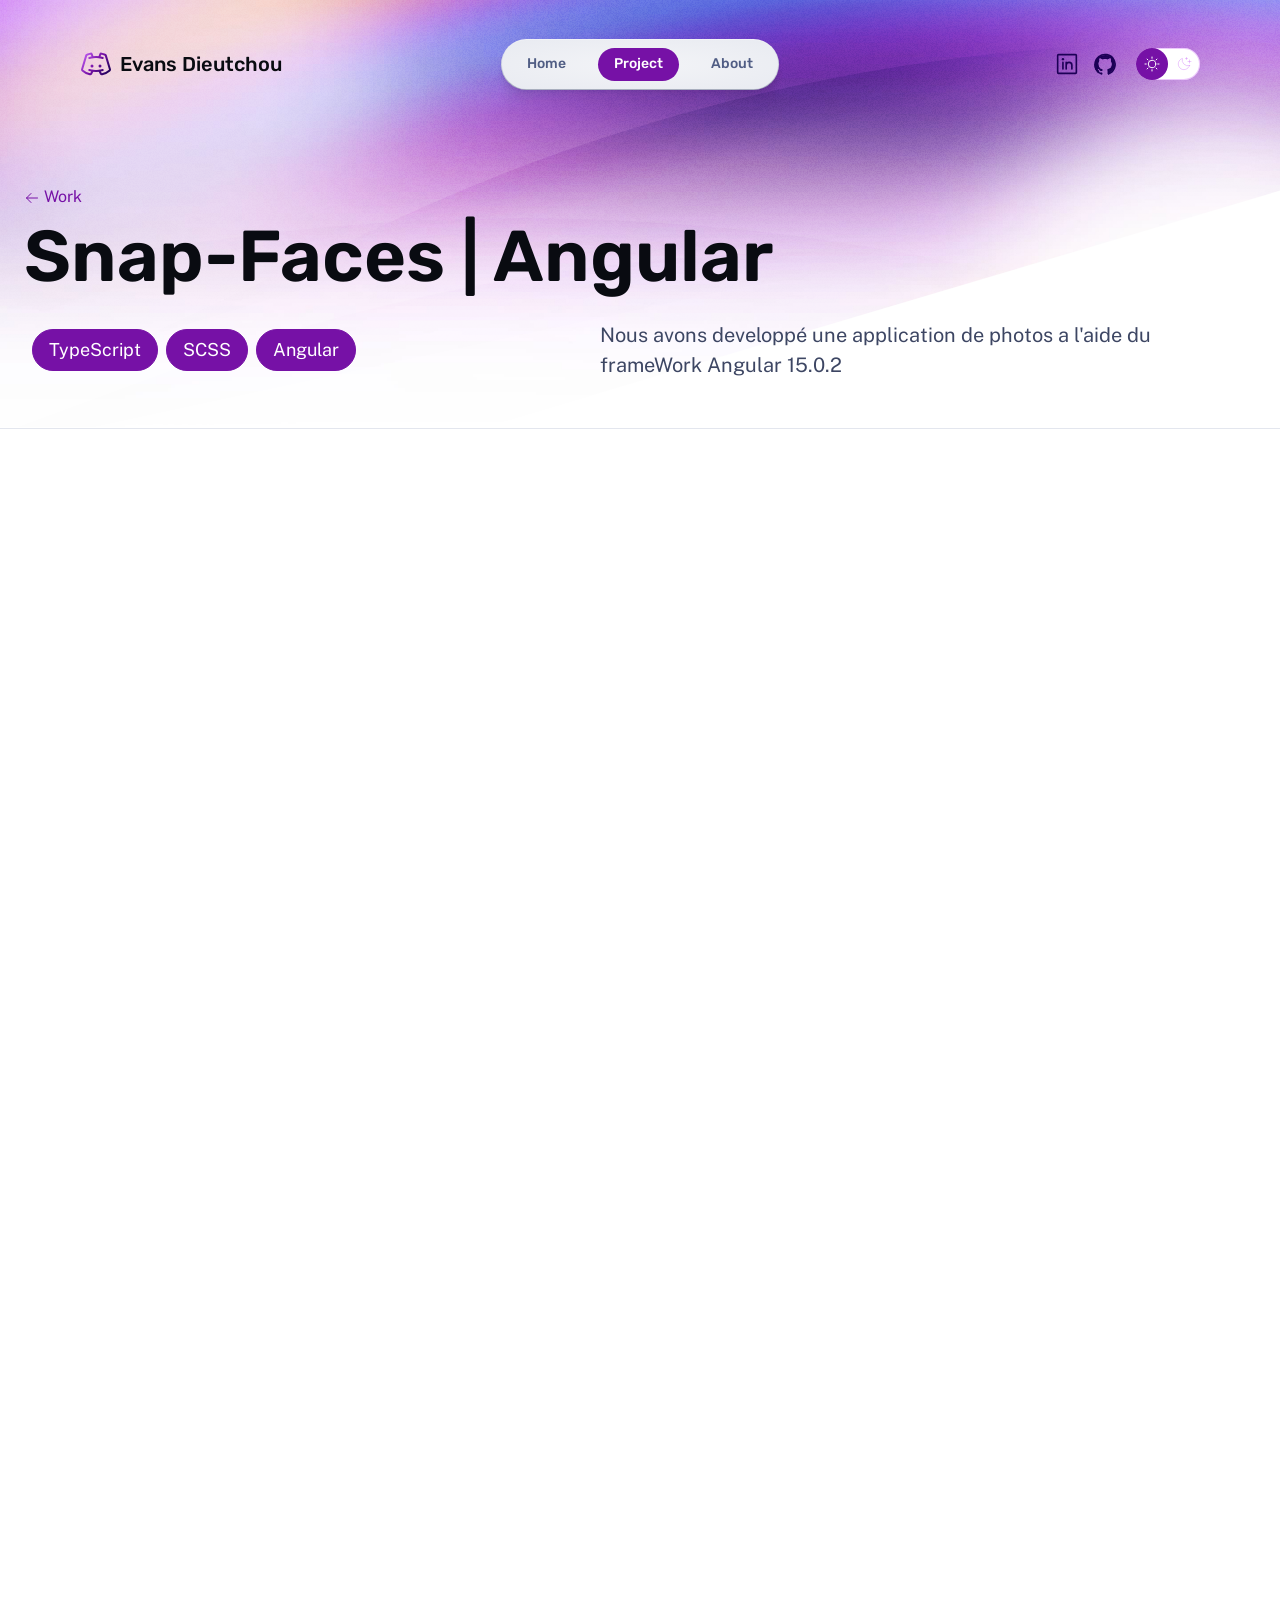
<file: work/nested/duvet-genius/index.html>
<!DOCTYPE html>
<html lang="en" class="astro-37FXCHFA">

<head>
	<meta charset="UTF-8">
	<meta name="description" property="og:description" content="Nous avons developpé une application de photos a l'aide du frameWork Angular 15.0.2
">
	<meta name="viewport" content="width=device-width">
	<meta name="generator" content="Astro v2.3.0">
	<title>Snap-Faces | Angular</title>

	<link rel="icon" type="image/svg+xml" href="../../../favicon.svg">
	<link rel="preconnect" href="https://fonts.googleapis.com">
	<link rel="preconnect" href="https://fonts.gstatic.com" crossorigin>
	<link
		href="https://fonts.googleapis.com/css2?family=Public+Sans:ital,wght@0,400;0,700;1,400&family=Rubik:wght@500;600&display=swap"
		rel="stylesheet">

	<script>
		// This code is inlined in the head to make dark mode instant & blocking.
		const getThemePreference = () => {
			if (typeof localStorage !== 'undefined' && localStorage.getItem('theme')) {
				return localStorage.getItem('theme');
			}
			return window.matchMedia('(prefers-color-scheme: dark)').matches ? 'dark' : 'light';
		};
		const isDark = getThemePreference() === 'dark';
		document.documentElement.classList[isDark ? 'add' : 'remove']('theme-dark');

		if (typeof localStorage !== 'undefined') {
			// Watch the document element and persist user preference when it changes.
			const observer = new MutationObserver(() => {
				const isDark = document.documentElement.classList.contains('theme-dark');
				localStorage.setItem('theme', isDark ? 'dark' : 'light');
			});
			observer.observe(document.documentElement, { attributes: true, attributeFilter: ['class'] });
		}
	</script>
	<link rel="stylesheet" href="../../../css/404.8e7ccd6e.css" />
	<link rel="stylesheet" href="../../../css/about.8c3abb9f.css" />
	<link rel="stylesheet" href="../../../css/about.93ec11f1.css" />
	<link rel="stylesheet" href="../../../css/index.d2e14741.css" />
	<link rel="stylesheet" href="../../../css/_...slug_.76fb6492.css" />
	<script type="module">addEventListener("load", () => document.documentElement.classList.add("loaded")); class i extends HTMLElement { constructor() { super(), this.appendChild(this.querySelector("template").content.cloneNode(!0)); const e = this.querySelector("button"), t = document.getElementById("menu-content"); t.hidden = !0; const n = s => { e.setAttribute("aria-expanded", s ? "true" : "false"), t.hidden = !s }; e.addEventListener("click", () => n(t.hidden)); const d = s => { n(s.matches), e.hidden = s.matches }, c = window.matchMedia("(min-width: 50em)"); d(c), c.addEventListener("change", d) } } customElements.define("menu-button", i); class r extends HTMLElement { constructor() { super(); const e = this.querySelector("button"), t = n => { document.documentElement.classList[n ? "add" : "remove"]("theme-dark"), e.setAttribute("aria-pressed", String(n)) }; e.addEventListener("click", () => t(!this.isDark())), t(this.isDark()) } isDark() { return document.documentElement.classList.contains("theme-dark") } } customElements.define("theme-toggle", r);
	</script>
</head>

<body class="astro-37FXCHFA">
	<div class="stack backgrounds astro-37FXCHFA">
		<nav class="astro-DMQPWCEC">
			<div class="menu-header astro-DMQPWCEC">
				<a href="../../../index.html" class="site-title astro-DMQPWCEC">
					<svg xmlns="http://www.w3.org/2000/svg" width="40" height="40" viewBox="0 0 256 256"
						aria-hidden="true" stroke="url(#icon-gradient-10c3b6cw)" fill="url(#icon-gradient-10c3b6cw)"
						style="--size:1.6em" class="astro-PATNJMLL">
						<g class="astro-PATNJMLL">
							<circle stroke="none" cx="96" cy="144" r="12" />
							<circle stroke="none" cx="160" cy="144" r="12" />
							<path fill="none" stroke-linecap="round" stroke-linejoin="round" stroke-width="16"
								d="M74 80a175 175 0 0 1 54-8 175 175 0 0 1 54 8m0 96a175 175 0 0 1-54 8 175 175 0 0 1-54-8" />
							<path fill="none" stroke-linecap="round" stroke-linejoin="round" stroke-width="16"
								d="m155 182 12 24a8 8 0 0 0 9 4c25-6 46-16 61-30a8 8 0 0 0 3-8L206 59a8 8 0 0 0-5-5 176 176 0 0 0-30-9 8 8 0 0 0-9 5l-8 24m-53 108-12 24a8 8 0 0 1-9 4c-25-6-46-16-61-30a8 8 0 0 1-3-8L50 59a8 8 0 0 1 5-5 176 176 0 0 1 30-9 8 8 0 0 1 9 5l8 24" />
						</g>
						<linearGradient id="icon-gradient-10c3b6cw" x1="23" x2="235" y1="43" y2="202"
							gradientUnits="userSpaceOnUse" class="astro-PATNJMLL">
							<stop stop-color="var(--gradient-stop-1)" class="astro-PATNJMLL"></stop>
							<stop offset=".5" stop-color="var(--gradient-stop-2)" class="astro-PATNJMLL"></stop>
							<stop offset="1" stop-color="var(--gradient-stop-3)" class="astro-PATNJMLL"></stop>
						</linearGradient>
					</svg>
					Evans Dieutchou
				</a>
				<menu-button class="astro-DMQPWCEC">
					<template class="astro-DMQPWCEC">
						<button class="menu-button astro-DMQPWCEC" aria-expanded="false">
							<span class="sr-only astro-DMQPWCEC">Menu</span>
							<svg xmlns="http://www.w3.org/2000/svg" width="40" height="40" viewBox="0 0 256 256"
								aria-hidden="true" stroke="currentcolor" fill="currentcolor" class="astro-PATNJMLL">
								<g class="astro-PATNJMLL">
									<path stroke-linecap="round" stroke-linejoin="round" stroke-width="16"
										d="M40 128h176M40 64h176M40 192h176" />
								</g>

							</svg>
						</button>
					</template>
				</menu-button>
			</div>
			<div id="menu-content" class="astro-DMQPWCEC">
				<ul class="nav-items astro-DMQPWCEC">
					<li class="astro-DMQPWCEC">
						<a class="link astro-DMQPWCEC" href="../../../index.html">
							Home
						</a>
					</li>
					<li class="astro-DMQPWCEC">
						<a aria-current="true" class="link active astro-DMQPWCEC" href="../../index.html">
							Project
						</a>
					</li>
					<li class="astro-DMQPWCEC">
						<a class="link astro-DMQPWCEC" href="../../../about/index.html">
							About
						</a>
					</li>
				</ul>
				<div class="menu-footer astro-DMQPWCEC">
					<div class="socials astro-DMQPWCEC">
						<a href="https://www.linkedin.com/public-profile/settings" class="social astro-DMQPWCEC">
							<span class="sr-only astro-DMQPWCEC">Twitter</span>
							<svg xmlns="http://www.w3.org/2000/svg" width="40" height="40" viewBox="0 0 256 256"
								aria-hidden="true" stroke="currentcolor" fill="currentcolor" class="astro-PATNJMLL">
								<g class="astro-PATNJMLL">
									<rect width="184" height="184" x="36" y="36" fill="none" stroke-linecap="round"
										stroke-linejoin="round" stroke-width="16" rx="8" />
									<path fill="none" stroke-linecap="round" stroke-linejoin="round" stroke-width="16"
										d="M120 112v64m-32-64v64m32-36a28 28 0 0 1 56 0v36" />
									<circle stroke="none" cx="88" cy="80" r="12" />
								</g>

							</svg>
						</a><a href="https://github.com/EvansDieutchou" class="social astro-DMQPWCEC">
							<span class="sr-only astro-DMQPWCEC">GitHub</span>
							<svg xmlns="http://www.w3.org/2000/svg" width="40" height="40" viewBox="0 0 256 256"
								aria-hidden="true" stroke="currentcolor" fill="currentcolor" class="astro-PATNJMLL">
								<g class="astro-PATNJMLL">
									<g stroke-linecap="round" stroke-linejoin="round">
										<path fill="none" stroke-width="14.7"
											d="M55.7 167.2c13.9 1 21.3 13.1 22.2 14.6 4.2 7.2 10.4 9.6 18.3 7.1l1.1-3.4a60.3 60.3 0 0 1-25.8-11.9c-12-10.1-18-25.6-18-46.3" />
										<path fill="none" stroke-width="16"
											d="M61.4 205.1a24.5 24.5 0 0 1-3-6.1c-3.2-7.9-7.1-10.6-7.8-11.1l-1-.6c-2.4-1.6-9.5-6.5-7.2-13.9 1.4-4.5 6-7.2 12.3-7.2h.8c4 .3 7.6 1.5 10.7 3.2-9.1-10.1-13.6-24.3-13.6-42.3 0-11.3 3.5-21.7 10.1-30.4A46.7 46.7 0 0 1 65 67.3a8.3 8.3 0 0 1 5-4.7c2.8-.9 13.3-2.7 33.2 9.9a105 105 0 0 1 50.5 0c19.9-12.6 30.4-10.8 33.2-9.9 2.3.7 4.1 2.4 5 4.7 5 12.7 4 23.2 2.6 29.4 6.7 8.7 10 18.9 10 30.4 0 42.6-25.8 54.7-43.6 58.7 1.4 4.1 2.2 8.8 2.2 13.7l-.1 23.4v2.3" />
										<path fill="none" stroke-width="16"
											d="M160.9 185.7c1.4 4.1 2.2 8.8 2.2 13.7l-.1 23.4v2.3A98.6 98.6 0 1 0 61.4 205c-1.4-2.1-11.3-17.5-11.8-17.8-2.4-1.6-9.5-6.5-7.2-13.9 1.4-4.5 6-7.2 12.3-7.2h.8c4 .3 7.6 1.5 10.7 3.2-9.1-10.1-13.6-24.3-13.6-42.3 0-11.3 3.5-21.7 10.1-30.4A46.4 46.4 0 0 1 65 67.3a8.3 8.3 0 0 1 5-4.7c2.8-.9 13.3-2.7 33.2 9.9a105 105 0 0 1 50.5 0c19.9-12.6 30.4-10.8 33.2-9.9 2.3.7 4.1 2.4 5 4.7 5 12.7 4 23.2 2.6 29.4 6.7 8.7 10 18.9 10 30.4.1 42.6-25.8 54.7-43.6 58.6z" />
										<path fill="none" stroke-width="18.7"
											d="m170.1 203.3 17.3-12 17.2-18.7 9.5-26.6v-27.9l-9.5-27.5" />
										<path fill="none" stroke-width="22.7"
											d="m92.1 57.3 23.3-4.6 18.7-1.4 29.3 5.4m-110 32.6-8 16-4 21.4.6 20.3 3.4 13" />
										<path fill="none" stroke-width="13.3"
											d="M28.8 133a100 100 0 0 0 66.9 94.4v-8.7c-22.4 1.8-33-11.5-35.6-19.8-3.4-8.6-7.8-11.4-8.5-11.8" />
									</g>
								</g>

							</svg>
						</a>
					</div>

					<div class="theme-toggle astro-DMQPWCEC">
						<theme-toggle class="astro-X3PJSKD3">
							<button class="astro-X3PJSKD3">
								<span class="sr-only astro-X3PJSKD3">Dark theme</span>
								<span class="icon light astro-X3PJSKD3"><svg xmlns="http://www.w3.org/2000/svg"
										width="40" height="40" viewBox="0 0 256 256" aria-hidden="true"
										stroke="currentcolor" fill="currentcolor" class="astro-PATNJMLL">
										<g class="astro-PATNJMLL">
											<circle cx="128" cy="128" r="60" fill="none" stroke-linecap="round"
												stroke-linejoin="round" stroke-width="16" />
											<path fill="none" stroke-linecap="round" stroke-linejoin="round"
												stroke-width="16"
												d="M128 36V16M63 63 49 49m-13 79H16m47 65-14 14m79 13v20m65-47 14 14m13-79h20m-47-65 14-14" />
										</g>

									</svg></span>
								<span class="icon dark astro-X3PJSKD3"><svg xmlns="http://www.w3.org/2000/svg"
										width="40" height="40" viewBox="0 0 256 256" aria-hidden="true"
										stroke="currentcolor" fill="currentcolor" class="astro-PATNJMLL">
										<g class="astro-PATNJMLL">
											<path fill="none" stroke-linecap="round" stroke-linejoin="round"
												stroke-width="16"
												d="M216 112V64m24 24h-48m-24-64v32m16-16h-32m65 113A92 92 0 0 1 103 39h0a92 92 0 1 0 114 114Z" />
										</g>

									</svg></span>
							</button>
						</theme-toggle>
					</div>
				</div>
			</div>
		</nav>

		<div class="stack gap-20 astro-QWEKCIQP">
			<div class="stack gap-15 astro-QWEKCIQP">
				<header class="astro-QWEKCIQP">
					<div class="wrapper stack gap-2 astro-QWEKCIQP">
						<a class="back-link astro-QWEKCIQP" href="../../index.html"><svg
								xmlns="http://www.w3.org/2000/svg" width="40" height="40" viewBox="0 0 256 256"
								aria-hidden="true" stroke="currentcolor" fill="currentcolor" class="astro-PATNJMLL">
								<g class="astro-PATNJMLL">
									<path fill="none" stroke-linecap="round" stroke-linejoin="round" stroke-width="16"
										d="M216 128H40m72-72-72 72 72 72" />
								</g>

							</svg> Work</a>
						<header class="hero stack gap-4 start astro-BBE6DXRZ">
							<div class="stack gap-2 astro-BBE6DXRZ">
								<h1 class="title astro-BBE6DXRZ">Snap-Faces | Angular</h1>

							</div>

							<div class="details astro-QWEKCIQP">
								<div class="tags astro-QWEKCIQP">
									<div class="pill astro-2QEYWK4B">TypeScript</div>
									<div class="pill astro-2QEYWK4B">SCSS</div>
									<div class="pill astro-2QEYWK4B">Angular</div>
								</div>
								<p class="description astro-QWEKCIQP">Nous avons developpé une application de photos a
									l&#39;aide du frameWork Angular 15.0.2
								</p>
							</div>

						</header>
					</div>
				</header>
				<main class="wrapper astro-QWEKCIQP">
					<div class="stack gap-10 content astro-QWEKCIQP">
						<iframe width="400" height="400" src="https://youtu.be/ImQx7YyLs_A"
							title="Snap-Faces | Angular" frameborder="0"
							allow="accelerometer; autoplay; clipboard-write; encrypted-media; gyroscope; picture-in-picture; web-share"
							allowfullscreen class="astro-QWEKCIQP"></iframe>
						<div class="content astro-QWEKCIQP">
							<p>SnapFace est une petite application web dont le but est le partage de facon dynamique de
								photos.
								Il a été réaliser avec le frameWork Angular, qui est un outils de developpement web très
								pratique
								implémentant une structure MVC de base necessaire a la mise en place des applications
								front-End.
								<br><br> <b><em>pour avoir un apercu de notre site développée rendez sur le lien suivant
										:</em></b>
								<a href="">Snap-Face</a>
								<br>
							<div style="text-align: center;">
								Vous pourres avoir accès au reste de
								Mes projets Sur <a href="https://github.com/EvansDieutchou" class="astro-SZ7XMLTE">mon
									espace
									GitHub</a> en cliquant le lien en haut
							</div>
							</p>
						</div>
					</div>
				</main>
			</div>
		</div>

		<aside class="astro-RCDZUQ3A">
			<h2 class="astro-RCDZUQ3A">Intéressé par mon profil ?</h2>
			<a href="mailto:evansdieutchou@gmail.com" class="astro-BALV45LP">
				envoyer un message
				<svg xmlns="http://www.w3.org/2000/svg" width="40" height="40" viewBox="0 0 256 256" aria-hidden="true"
					stroke="currentcolor" fill="currentcolor" style="--size:1.2em" class="astro-PATNJMLL">
					<g class="astro-PATNJMLL">
						<path fill="none" stroke-linecap="round" stroke-linejoin="round" stroke-width="16"
							d="M210.3 35.9 23.9 88.4a8 8 0 0 0-1.2 15l85.6 40.5a7.8 7.8 0 0 1 3.8 3.8l40.5 85.6a8 8 0 0 0 15-1.2l52.5-186.4a7.9 7.9 0 0 0-9.8-9.8Zm-99.4 109.2 45.2-45.2" />
					</g>

				</svg>
			</a>

		</aside>

		<footer class="astro-SZ7XMLTE">
			<div class="group astro-SZ7XMLTE">
				<p class="astro-SZ7XMLTE">
					Designed & Developed in France with <a href="https://astro.build/" class="astro-SZ7XMLTE">Astro</a>
					<svg xmlns="http://www.w3.org/2000/svg" width="40" height="40" viewBox="0 0 256 256"
						aria-hidden="true" stroke="currentcolor" fill="currentcolor" style="--size:1.2em"
						class="astro-PATNJMLL">
						<g class="astro-PATNJMLL">
							<path fill="none" stroke-linecap="round" stroke-linejoin="round" stroke-width="16"
								d="M94.1 184.6c-11.4 33.9-56.6 33.9-56.6 33.9s0-45.2 33.9-56.6m124.5-56.5L128 173.3 82.7 128l67.9-67.9C176.3 34.4 202 34.7 213 36.3a7.8 7.8 0 0 1 6.7 6.7c1.6 11 1.9 36.7-23.8 62.4Z" />
							<path fill="none" stroke-linecap="round" stroke-linejoin="round" stroke-width="16"
								d="M184.6 116.7v64.6a8 8 0 0 1-2.4 5.6l-32.3 32.4a8 8 0 0 1-13.5-4.1l-8.4-41.9m11.3-101.9H74.7a8 8 0 0 0-5.6 2.4l-32.4 32.3a8 8 0 0 0 4.1 13.5l41.9 8.4" />
						</g>

					</svg>
				</p>
				<p class="astro-SZ7XMLTE">&copy; 2024 Evans DIEUTCHOU</p>
			</div>
			<p class="socials astro-SZ7XMLTE">
				<a href="https://www.linkedin.com/public-profile/settings" class="astro-SZ7XMLTE"> Linkedin</a>
				<a href="https://github.com/EvansDieutchou" class="astro-SZ7XMLTE"> GitHub</a>
			</p>
		</footer>
	</div>




</body>

</html>
</file>
<file: css/404.8e7ccd6e.css>
:root {
    --gray-0: #090b11;
    --gray-50: #141925;
    --gray-100: #283044;
    --gray-200: #3d4663;
    --gray-300: #505d84;
    --gray-400: #6474a2;
    --gray-500: #8490b5;
    --gray-600: #a3acc8;
    --gray-700: #c3cadb;
    --gray-800: #e3e6ee;
    --gray-900: #f3f4f7;
    --gray-999-basis: 0, 0%, 100%;
    --gray-999_40: hsla(var(--gray-999-basis), .4);
    --gray-999: #ffffff;
    --accent-light: #c561f6;
    --accent-regular: #7611a6;
    --accent-dark: #1c0056;
    --accent-overlay: hsla(280, 89%, 67%, .33);
    --accent-subtle-overlay: var(--accent-overlay);
    --accent-text-over: var(--gray-999);
    --link-color: var(--accent-regular);
    --gradient-stop-1: var(--accent-light);
    --gradient-stop-2: var(--accent-regular);
    --gradient-stop-3: var(--accent-dark);
    --gradient-subtle: linear-gradient(150deg, var(--gray-900) 19%, var(--gray-999) 150%);
    --gradient-accent: linear-gradient(150deg, var(--gradient-stop-1), var(--gradient-stop-2), var(--gradient-stop-3));
    --gradient-accent-orange: linear-gradient(150deg, #ca7879, var(--accent-regular), var(--accent-dark));
    --gradient-stroke: linear-gradient(180deg, var(--gray-900), var(--gray-700));
    --shadow-sm: 0px 6px 3px rgba(9, 11, 17, .01), 0px 4px 2px rgba(9, 11, 17, .01), 0px 2px 2px rgba(9, 11, 17, .02), 0px 0px 1px rgba(9, 11, 17, .03);
    --shadow-md: 0px 28px 11px rgba(9, 11, 17, .01), 0px 16px 10px rgba(9, 11, 17, .03), 0px 7px 7px rgba(9, 11, 17, .05), 0px 2px 4px rgba(9, 11, 17, .06);
    --shadow-lg: 0px 62px 25px rgba(9, 11, 17, .01), 0px 35px 21px rgba(9, 11, 17, .05), 0px 16px 16px rgba(9, 11, 17, .1), 0px 4px 9px rgba(9, 11, 17, .12);
    --text-sm: .875rem;
    --text-base: 1rem;
    --text-md: 1.125rem;
    --text-lg: 1.25rem;
    --text-xl: 1.625rem;
    --text-2xl: 2.125rem;
    --text-3xl: 2.625rem;
    --text-4xl: 3.5rem;
    --text-5xl: 4.5rem;
    --font-system: system-ui, -apple-system, BlinkMacSystemFont, "Segoe UI", Roboto, Oxygen, Ubuntu, Cantarell, "Open Sans", "Helvetica Neue", sans-serif;
    --font-body: "Public Sans", var(--font-system);
    --font-brand: Rubik, var(--font-system);
    --theme-transition: .2s ease-in-out
}

:root.theme-dark {
    --gray-0: #ffffff;
    --gray-50: #f3f4f7;
    --gray-100: #e3e6ee;
    --gray-200: #c3cadb;
    --gray-300: #a3acc8;
    --gray-400: #8490b5;
    --gray-500: #6474a2;
    --gray-600: #505d84;
    --gray-700: #3d4663;
    --gray-800: #283044;
    --gray-900: #141925;
    --gray-999-basis: 225, 31%, 5%;
    --gray-999: #090b11;
    --accent-light: #1c0056;
    --accent-regular: #7611a6;
    --accent-dark: #c561f6;
    --accent-overlay: hsla(280, 89%, 67%, .33);
    --accent-subtle-overlay: hsla(281, 81%, 36%, .33);
    --accent-text-over: var(--gray-0);
    --link-color: var(--accent-dark);
    --gradient-stop-1: #4c11c6;
    --gradient-subtle: linear-gradient(150deg, var(--gray-900) 19%, var(--gray-999) 81%);
    --gradient-accent-orange: linear-gradient(150deg, #ca7879, var(--accent-regular), var(--accent-light));
    --gradient-stroke: linear-gradient(180deg, var(--gray-600), var(--gray-800));
    --shadow-sm: 0px 6px 3px rgba(255, 255, 255, .01), 0px 4px 2px rgba(255, 255, 255, .01), 0px 2px 2px rgba(255, 255, 255, .02), 0px 0px 1px rgba(255, 255, 255, .03);
    --shadow-md: 0px 28px 11px rgba(255, 255, 255, .01), 0px 16px 10px rgba(255, 255, 255, .03), 0px 7px 7px rgba(255, 255, 255, .05), 0px 2px 4px rgba(255, 255, 255, .06);
    --shadow-lg: 0px 62px 25px rgba(255, 255, 255, .01), 0px 35px 21px rgba(255, 255, 255, .05), 0px 16px 16px rgba(255, 255, 255, .1), 0px 4px 9px rgba(255, 255, 255, .12)
}

html,
body {
    height: 100%;
    overflow-x: hidden
}

body {
    background-color: var(--gray-999);
    color: var(--gray-200);
    font-family: var(--font-body);
    -webkit-font-smoothing: antialiased;
    line-height: 1.5
}

*,
*:after,
*:before {
    box-sizing: border-box;
    margin: 0
}

img {
    max-width: 100%;
    height: auto
}

a {
    color: var(--link-color)
}

h1,
h2,
h3,
h4,
h5 {
    line-height: 1.1;
    font-family: var(--font-brand);
    font-weight: 600;
    color: var(--gray-100)
}

h1 {
    font-size: var(--text-5xl)
}

h2 {
    font-size: var(--text-4xl)
}

h3 {
    font-size: var(--text-3xl)
}

h4 {
    font-size: var(--text-2xl)
}

h5 {
    font-size: var(--text-xl)
}

.sr-only {
    position: absolute;
    width: 1px;
    height: 1px;
    padding: 0;
    margin: -1px;
    overflow: hidden;
    clip: rect(0, 0, 0, 0);
    white-space: nowrap;
    border-width: 0
}

.wrapper {
    width: 100%;
    max-width: 83rem;
    margin-inline: auto;
    padding-inline: 1.5rem
}

.stack {
    display: flex;
    flex-direction: column
}

.gap-2 {
    gap: .5rem
}

.gap-4 {
    gap: 1rem
}

.gap-8 {
    gap: 2rem
}

.gap-10 {
    gap: 2.5rem
}

.gap-15 {
    gap: 3.75rem
}

.gap-20 {
    gap: 5rem
}

.gap-30 {
    gap: 7.5rem
}

.gap-48 {
    gap: 12rem
}

@media (min-width: 50em) {
    .lg\:gap-2 {
        gap: .5rem
    }

    .lg\:gap-4 {
        gap: 1rem
    }

    .lg\:gap-8 {
        gap: 2rem
    }

    .lg\:gap-10 {
        gap: 2.5rem
    }

    .lg\:gap-15 {
        gap: 3.75rem
    }

    .lg\:gap-20 {
        gap: 5rem
    }

    .lg\:gap-30 {
        gap: 7.5rem
    }

    .lg\:gap-48 {
        gap: 12rem
    }
}

button:where(.astro-X3PJSKD3) {
    display: flex;
    border: 0;
    border-radius: 999rem;
    padding: 0;
    background-color: var(--gray-999);
    box-shadow: inset 0 0 0 1px var(--accent-overlay);
    cursor: pointer
}

.icon:where(.astro-X3PJSKD3) {
    z-index: 1;
    position: relative;
    display: flex;
    padding: .5rem;
    width: 2rem;
    height: 2rem;
    font-size: 1rem;
    color: var(--accent-overlay)
}

.icon:where(.astro-X3PJSKD3).light:before {
    content: "";
    z-index: -1;
    position: absolute;
    inset: 0;
    background-color: var(--accent-regular);
    border-radius: 999rem
}

.theme-dark .icon:where(.astro-X3PJSKD3).light:before {
    transform: translate(100%)
}

.theme-dark .icon:where(.astro-X3PJSKD3).dark,
html:not(.theme-dark) .icon:where(.astro-X3PJSKD3).light,
button:where(.astro-X3PJSKD3)[aria-pressed=false] .icon:where(.astro-X3PJSKD3).light {
    color: var(--accent-text-over)
}

@media (prefers-reduced-motion: no-preference) {

    .icon:where(.astro-X3PJSKD3),
    .icon:where(.astro-X3PJSKD3).light:before {
        transition: transform var(--theme-transition), color var(--theme-transition)
    }
}

@media (forced-colors: active) {
    .icon:where(.astro-X3PJSKD3).light:before {
        background-color: SelectedItem
    }
}

nav:where(.astro-DMQPWCEC) {
    z-index: 9999;
    position: relative;
    font-family: var(--font-brand);
    font-weight: 500;
    margin-bottom: 3.5rem
}

.menu-header:where(.astro-DMQPWCEC) {
    display: flex;
    justify-content: space-between;
    gap: .5rem;
    padding: 1.5rem
}

.site-title:where(.astro-DMQPWCEC) {
    display: flex;
    gap: .5rem;
    align-items: center;
    line-height: 1.1;
    color: var(--gray-0);
    text-decoration: none
}

.menu-button:where(.astro-DMQPWCEC) {
    position: relative;
    display: flex;
    border: 0;
    border-radius: 999rem;
    padding: .5rem;
    font-size: 1.5rem;
    color: var(--gray-300);
    background: radial-gradient(var(--gray-900), var(--gray-800) 150%);
    box-shadow: var(--shadow-md)
}

.menu-button:where(.astro-DMQPWCEC)[aria-expanded=true] {
    color: var(--gray-0);
    background: linear-gradient(180deg, var(--gray-600), transparent), radial-gradient(var(--gray-900), var(--gray-800) 150%)
}

.menu-button:where(.astro-DMQPWCEC)[hidden] {
    display: none
}

.menu-button:where(.astro-DMQPWCEC):before {
    position: absolute;
    inset: -1px;
    content: "";
    background: var(--gradient-stroke);
    border-radius: 999rem;
    z-index: -1
}

#menu-content:where(.astro-DMQPWCEC) {
    position: absolute;
    left: 0;
    right: 0
}

.nav-items:where(.astro-DMQPWCEC) {
    margin: 0;
    display: flex;
    flex-direction: column;
    gap: 1rem;
    font-size: var(--text-md);
    line-height: 1.2;
    list-style: none;
    padding: 2rem;
    background-color: var(--gray-999);
    border-bottom: 1px solid var(--gray-800)
}

.link:where(.astro-DMQPWCEC) {
    display: inline-block;
    color: var(--gray-300);
    text-decoration: none
}

.link:where(.astro-DMQPWCEC).active {
    color: var(--gray-0)
}

.menu-footer:where(.astro-DMQPWCEC) {
    --icon-size: var(--text-xl);
    --icon-padding: .5rem;
    display: flex;
    justify-content: space-between;
    gap: .75rem;
    padding: 1.5rem 2rem 1.5rem 1.5rem;
    background-color: var(--gray-999);
    border-radius: 0 0 .75rem .75rem;
    box-shadow: var(--shadow-lg)
}

.socials:where(.astro-DMQPWCEC) {
    display: flex;
    flex-wrap: wrap;
    gap: .625rem;
    font-size: var(--icon-size)
}

.social:where(.astro-DMQPWCEC) {
    display: flex;
    padding: var(--icon-padding);
    text-decoration: none;
    color: var(--accent-dark);
    transition: color var(--theme-transition)
}

.social:where(.astro-DMQPWCEC):hover,
.social:where(.astro-DMQPWCEC):focus {
    color: var(--accent-text-over)
}

.theme-toggle:where(.astro-DMQPWCEC) {
    display: flex;
    align-items: center;
    height: calc(var(--icon-size) + 2 * var(--icon-padding))
}

@media (min-width: 50em) {
    nav:where(.astro-DMQPWCEC) {
        display: grid;
        grid-template-columns: 1fr auto 1fr;
        align-items: center;
        padding: 2.5rem 5rem;
        gap: 1rem
    }

    .menu-header:where(.astro-DMQPWCEC) {
        padding: 0
    }

    .site-title:where(.astro-DMQPWCEC) {
        font-size: var(--text-lg)
    }

    #menu-content:where(.astro-DMQPWCEC) {
        display: contents
    }

    .nav-items:where(.astro-DMQPWCEC) {
        position: relative;
        flex-direction: row;
        font-size: var(--text-sm);
        border-radius: 999rem;
        border: 0;
        padding: .5rem .5625rem;
        background: radial-gradient(var(--gray-900), var(--gray-800) 150%);
        box-shadow: var(--shadow-md)
    }

    .nav-items:where(.astro-DMQPWCEC):before {
        position: absolute;
        inset: -1px;
        content: "";
        background: var(--gradient-stroke);
        border-radius: 999rem;
        z-index: -1
    }

    .link:where(.astro-DMQPWCEC) {
        padding: .5rem 1rem;
        border-radius: 999rem;
        transition: color var(--theme-transition), background-color var(--theme-transition)
    }

    .link:where(.astro-DMQPWCEC):hover,
    .link:where(.astro-DMQPWCEC):focus {
        color: var(--gray-100);
        background-color: var(--accent-subtle-overlay)
    }

    .link:where(.astro-DMQPWCEC).active {
        color: var(--accent-text-over);
        background-color: var(--accent-regular)
    }

    .menu-footer:where(.astro-DMQPWCEC) {
        --icon-padding: .375rem;
        justify-self: flex-end;
        align-items: center;
        padding: 0;
        background-color: transparent;
        box-shadow: none
    }

    .socials:where(.astro-DMQPWCEC) {
        display: none
    }
}

@media (min-width: 60em) {
    .socials:where(.astro-DMQPWCEC) {
        display: flex;
        justify-content: flex-end;
        gap: 0
    }
}

@media (forced-colors: active) {
    .link:where(.astro-DMQPWCEC).active {
        color: SelectedItem
    }
}

footer:where(.astro-SZ7XMLTE) {
    display: flex;
    flex-direction: column;
    gap: 3rem;
    margin-top: auto;
    padding: 3rem 2rem;
    text-align: center;
    color: var(--gray-400);
    font-size: var(--text-sm)
}

footer:where(.astro-SZ7XMLTE) a:where(.astro-SZ7XMLTE) {
    color: var(--gray-400);
    text-decoration: 1px solid underline transparent;
    text-underline-offset: .25em;
    transition: text-decoration-color var(--theme-transition)
}

footer:where(.astro-SZ7XMLTE) a:where(.astro-SZ7XMLTE):hover,
footer:where(.astro-SZ7XMLTE) a:where(.astro-SZ7XMLTE):focus {
    text-decoration-color: currentColor
}

.group:where(.astro-SZ7XMLTE) {
    display: flex;
    flex-direction: column;
    gap: .5rem
}

.socials:where(.astro-SZ7XMLTE) {
    display: flex;
    justify-content: center;
    gap: 1rem;
    flex-wrap: wrap
}

@media (min-width: 50em) {
    footer:where(.astro-SZ7XMLTE) {
        flex-direction: row;
        justify-content: space-between;
        padding: 2.5rem 5rem
    }

    .group:where(.astro-SZ7XMLTE) {
        flex-direction: row;
        gap: 1rem;
        flex-wrap: wrap
    }

    .socials:where(.astro-SZ7XMLTE) {
        justify-content: flex-end
    }
}

:root {
    --_placeholder-bg: linear-gradient(transparent, transparent);
    --bg-image-main: url(../images/backgrounds/bg-main-light-800w.jpg);
    --bg-image-main-curves: url(../images/backgrounds/bg-main-light.svg);
    --bg-image-subtle-1: var(--_placeholder-bg);
    --bg-image-subtle-2: var(--_placeholder-bg);
    --bg-image-footer: var(--_placeholder-bg);
    --bg-svg-blend-mode: overlay;
    --bg-blend-mode: darken;
    --bg-image-aspect-ratio: 2.25;
    --bg-scale: 1.68;
    --bg-aspect-ratio: calc(var(--bg-image-aspect-ratio) / var(--bg-scale));
    --bg-gradient-size: calc(var(--bg-scale) * 100%)
}

:root.theme-dark {
    --bg-image-main: url(../images/backgrounds/bg-main-dark-800w.jpg);
    --bg-image-main-curves: url(../images/backgrounds/bg-main-dark.svg);
    --bg-svg-blend-mode: darken;
    --bg-blend-mode: lighten
}

:root.loaded {
    --bg-image-subtle-1: url(../images/backgrounds/bg-subtle-1-light-800w.jpg);
    --bg-image-subtle-2: url(../images/backgrounds/bg-subtle-2-light-800w.jpg);
    --bg-image-footer: url(../images/backgrounds/bg-footer-light-800w.jpg)
}

:root.loaded.theme-dark {
    --bg-image-subtle-1: url(../images/backgrounds/bg-subtle-1-dark-800w.jpg);
    --bg-image-subtle-2: url(../images/backgrounds/bg-subtle-2-dark-800w.jpg);
    --bg-image-footer: url(../images/backgrounds/bg-footer-dark-800w.jpg)
}

@media (min-width: 50em) {
    :root {
        --bg-scale: 1;
        --bg-image-main: url(../images/backgrounds/bg-main-light-1440w.jpg)
    }

    :root.theme-dark {
        --bg-image-main: url(../images/backgrounds/bg-main-dark-1440w.jpg)
    }

    :root.loaded {
        --bg-image-subtle-1: url(../images/backgrounds/bg-subtle-1-light-1440w.jpg);
        --bg-image-subtle-2: url(../images/backgrounds/bg-subtle-2-light-1440w.jpg);
        --bg-image-footer: url(../images/backgrounds/bg-footer-light-1440w.jpg)
    }

    :root.loaded.theme-dark {
        --bg-image-subtle-1: url(../images/backgrounds/bg-subtle-1-dark-1440w.jpg);
        --bg-image-subtle-2: url(../images/backgrounds/bg-subtle-2-dark-1440w.jpg);
        --bg-image-footer: url(../images/backgrounds/bg-footer-dark-1440w.jpg)
    }
}

.backgrounds:where(.astro-37FXCHFA) {
    min-height: 100%;
    isolation: isolate;
    background: url(/images/backgrounds/noise.png) top center/220px repeat, var(--bg-image-footer) bottom center/var(--bg-gradient-size) no-repeat, var(--bg-image-main-curves) top center/var(--bg-gradient-size) no-repeat, var(--bg-image-main) top center/var(--bg-gradient-size) no-repeat, var(--gray-999);
    background-blend-mode: overlay, var(--bg-blend-mode), var(--bg-svg-blend-mode), normal, normal
}

@media (forced-colors: active) {
    .backgrounds:where(.astro-37FXCHFA) {
        background: none;
        background-blend-mode: none;
        --bg-gradient-size: none
    }
}

.hero:where(.astro-BBE6DXRZ) {
    font-size: var(--text-lg);
    text-align: center
}

.title:where(.astro-BBE6DXRZ),
.tagline:where(.astro-BBE6DXRZ) {
    max-width: 37ch;
    margin-inline: auto
}

.title:where(.astro-BBE6DXRZ) {
    font-size: var(--text-3xl);
    color: var(--gray-0)
}

@media (min-width: 50em) {
    .hero:where(.astro-BBE6DXRZ) {
        font-size: var(--text-xl)
    }

    .start:where(.astro-BBE6DXRZ) {
        text-align: start
    }

    .start:where(.astro-BBE6DXRZ) .title:where(.astro-BBE6DXRZ),
    .start:where(.astro-BBE6DXRZ) .tagline:where(.astro-BBE6DXRZ) {
        margin-inline: unset
    }

    .title:where(.astro-BBE6DXRZ) {
        font-size: var(--text-5xl)
    }
}
</file>
<file: css/about.8c3abb9f.css>
a:where(.astro-BALV45LP) {
    position: relative;
    display: flex;
    place-content: center;
    text-align: center;
    padding: .56em 2em;
    gap: .8em;
    color: var(--accent-text-over);
    text-decoration: none;
    line-height: 1.1;
    border-radius: 999rem;
    overflow: hidden;
    background: var(--gradient-accent-orange);
    box-shadow: var(--shadow-md);
    white-space: nowrap
}

@media (min-width: 20em) {
    a:where(.astro-BALV45LP) {
        font-size: var(--text-lg)
    }
}

a:where(.astro-BALV45LP):after {
    content: "";
    position: absolute;
    inset: 0;
    pointer-events: none;
    transition: background-color var(--theme-transition);
    mix-blend-mode: overlay
}

a:where(.astro-BALV45LP):focus:after,
a:where(.astro-BALV45LP):hover:after {
    background-color: hsla(var(--gray-999-basis), .3)
}

@media (min-width: 50em) {
    a:where(.astro-BALV45LP) {
        padding: 1.125rem 2.5rem;
        font-size: var(--text-xl)
    }
}

aside:where(.astro-RCDZUQ3A) {
    display: flex;
    flex-direction: column;
    align-items: center;
    gap: 3rem;
    border-top: 1px solid var(--gray-800);
    border-bottom: 1px solid var(--gray-800);
    padding: 5rem 1.5rem;
    background-color: var(--gray-999_40);
    box-shadow: var(--shadow-sm)
}

h2:where(.astro-RCDZUQ3A) {
    font-size: var(--text-xl);
    text-align: center;
    max-width: 15ch
}

@media (min-width: 50em) {
    aside:where(.astro-RCDZUQ3A) {
        padding: 7.5rem;
        flex-direction: row;
        flex-wrap: wrap;
        justify-content: space-between
    }

    h2:where(.astro-RCDZUQ3A) {
        font-size: var(--text-3xl);
        text-align: left
    }
}
</file>
<file: css/about.d728e3a7.css>
.about:where(.astro-KH7BTL4R) {
    display: flex;
    flex-direction: column;
    gap: 3.5rem
}

img:where(.astro-KH7BTL4R) {
    margin-top: 1.5rem;
    border-radius: 1.5rem;
    box-shadow: var(--shadow-md)
}

section:where(.astro-KH7BTL4R) {
    display: flex;
    flex-direction: column;
    gap: .5rem;
    color: var(--gray-200)
}

.section-title:where(.astro-KH7BTL4R) {
    grid-column-start: 1;
    font-size: var(--text-xl);
    color: var(--gray-0)
}

.content:where(.astro-KH7BTL4R) {
    grid-column: 2 / 4
}

.content:where(.astro-KH7BTL4R) a {
    text-decoration: 1px solid underline transparent;
    text-underline-offset: .25em;
    transition: text-decoration-color var(--theme-transition)
}

.content:where(.astro-KH7BTL4R) a:hover,
.content:where(.astro-KH7BTL4R) a:focus {
    text-decoration-color: currentColor
}

@media (min-width: 50em) {
    .about:where(.astro-KH7BTL4R) {
        display: grid;
        grid-template-columns: 1fr 60% 1fr
    }

    .about:where(.astro-KH7BTL4R)>:first-child {
        grid-column-start: 2
    }

    section:where(.astro-KH7BTL4R) {
        display: contents;
        font-size: var(--text-lg)
    }
}
</file>
<file: css/about.93ec11f1.css>
svg:where(.astro-PATNJMLL) {
    vertical-align: middle;
    width: var(--size, 1em);
    height: var(--size, 1em)
}
</file>
<file: css/index.95ab5b83.css>
.grid:where(.astro-VC5TSDMU) {
    display: grid;
    grid-auto-rows: 1fr;
    gap: 1rem;
    list-style: none;
    padding: 0
}

.grid:where(.astro-VC5TSDMU).small {
    grid-template-columns: 1fr 1fr;
    gap: 1.5rem
}

.grid:where(.astro-VC5TSDMU).small>:last-child:nth-child(odd) {
    grid-column: 1 / 3
}

@media (min-width: 50em) {
    .grid:where(.astro-VC5TSDMU) {
        grid-template-columns: 1fr 1fr;
        gap: 4rem
    }

    .grid:where(.astro-VC5TSDMU).offset {
        --row-offset: 7.5rem;
        padding-bottom: var(--row-offset)
    }

    .grid:where(.astro-VC5TSDMU).offset>:nth-child(odd) {
        transform: translateY(var(--row-offset))
    }

    .grid:where(.astro-VC5TSDMU).offset>:last-child:nth-child(odd) {
        grid-column: 2 / 3;
        transform: none
    }

    .grid:where(.astro-VC5TSDMU).small {
        display: flex;
        flex-wrap: wrap;
        justify-content: center;
        gap: 2rem
    }

    .grid:where(.astro-VC5TSDMU).small>* {
        flex-basis: 20rem
    }
}

.card:where(.astro-LGKM4U2A) {
    display: grid;
    grid-template: auto 1fr / auto 1fr;
    height: 11rem;
    background: var(--gradient-subtle);
    border: 1px solid var(--gray-800);
    border-radius: .75rem;
    overflow: hidden;
    box-shadow: var(--shadow-sm);
    text-decoration: none;
    font-family: var(--font-brand);
    font-size: var(--text-lg);
    font-weight: 500;
    transition: box-shadow var(--theme-transition)
}

.card:where(.astro-LGKM4U2A):hover {
    box-shadow: var(--shadow-md)
}

.title:where(.astro-LGKM4U2A) {
    grid-area: 1 / 1 / 2 / 2;
    z-index: 1;
    margin: .5rem;
    padding: .5rem 1rem;
    background: var(--gray-999);
    color: var(--gray-200);
    border-radius: .375rem
}

img:where(.astro-LGKM4U2A) {
    grid-area: 1 / 1 / 3 / 3;
    width: 100%;
    height: 100%;
    object-fit: cover
}

@media (min-width: 50em) {
    .card:where(.astro-LGKM4U2A) {
        height: 22rem;
        border-radius: 1.5rem
    }

    .title:where(.astro-LGKM4U2A) {
        border-radius: .9375rem
    }
}
</file>
<file: css/index.d2e14741.css>
.pill:where(.astro-2QEYWK4B) {
    display: flex;
    padding: .5rem 1rem;
    gap: .5rem;
    color: var(--accent-text-over);
    border: 1px solid var(--accent-regular);
    background-color: var(--accent-regular);
    border-radius: 999rem;
    font-size: var(--text-md);
    line-height: 1.35;
    white-space: nowrap
}
</file>
<file: css/_...slug_.76fb6492.css>
header:where(.astro-QWEKCIQP) {
    padding-bottom: 2.5rem;
    border-bottom: 1px solid var(--gray-800)
}

.back-link:where(.astro-QWEKCIQP) {
    display: none
}

.details:where(.astro-QWEKCIQP) {
    display: flex;
    flex-direction: column;
    padding: .5rem;
    gap: 1.5rem;
    justify-content: space-between;
    align-items: center
}

.tags:where(.astro-QWEKCIQP) {
    display: flex;
    gap: .5rem
}

.description:where(.astro-QWEKCIQP) {
    font-size: var(--text-lg);
    max-width: 54ch
}

.content:where(.astro-QWEKCIQP) {
    max-width: 65ch;
    margin-inline: auto
}

.content:where(.astro-QWEKCIQP)>*+* {
    margin-top: 1rem
}

.content:where(.astro-QWEKCIQP) h1,
.content:where(.astro-QWEKCIQP) h2,
.content:where(.astro-QWEKCIQP) h3,
.content:where(.astro-QWEKCIQP) h4,
.content:where(.astro-QWEKCIQP) h5 {
    margin: 1.5rem 0
}

.content:where(.astro-QWEKCIQP) img {
    border-radius: 1.5rem;
    box-shadow: var(--shadow-sm);
    background: var(--gradient-subtle);
    border: 1px solid var(--gray-800)
}

.content:where(.astro-QWEKCIQP) blockquote {
    font-size: var(--text-lg);
    font-family: var(--font-brand);
    font-weight: 600;
    line-height: 1.1;
    padding-inline-start: 1.5rem;
    border-inline-start: .25rem solid var(--accent-dark);
    color: var(--gray-0)
}

.back-link:where(.astro-QWEKCIQP),
.content:where(.astro-QWEKCIQP) a {
    text-decoration: 1px solid underline transparent;
    text-underline-offset: .25em;
    transition: text-decoration-color var(--theme-transition)
}

.back-link:where(.astro-QWEKCIQP):hover,
.back-link:where(.astro-QWEKCIQP):focus,
.content:where(.astro-QWEKCIQP) a:hover,
.content:where(.astro-QWEKCIQP) a:focus {
    text-decoration-color: currentColor
}

@media (min-width: 50em) {
    .back-link:where(.astro-QWEKCIQP) {
        display: block;
        align-self: flex-start
    }

    .details:where(.astro-QWEKCIQP) {
        flex-direction: row;
        gap: 2.5rem
    }

    .content:where(.astro-QWEKCIQP) blockquote {
        font-size: var(--text-2xl)
    }
}
</file>
